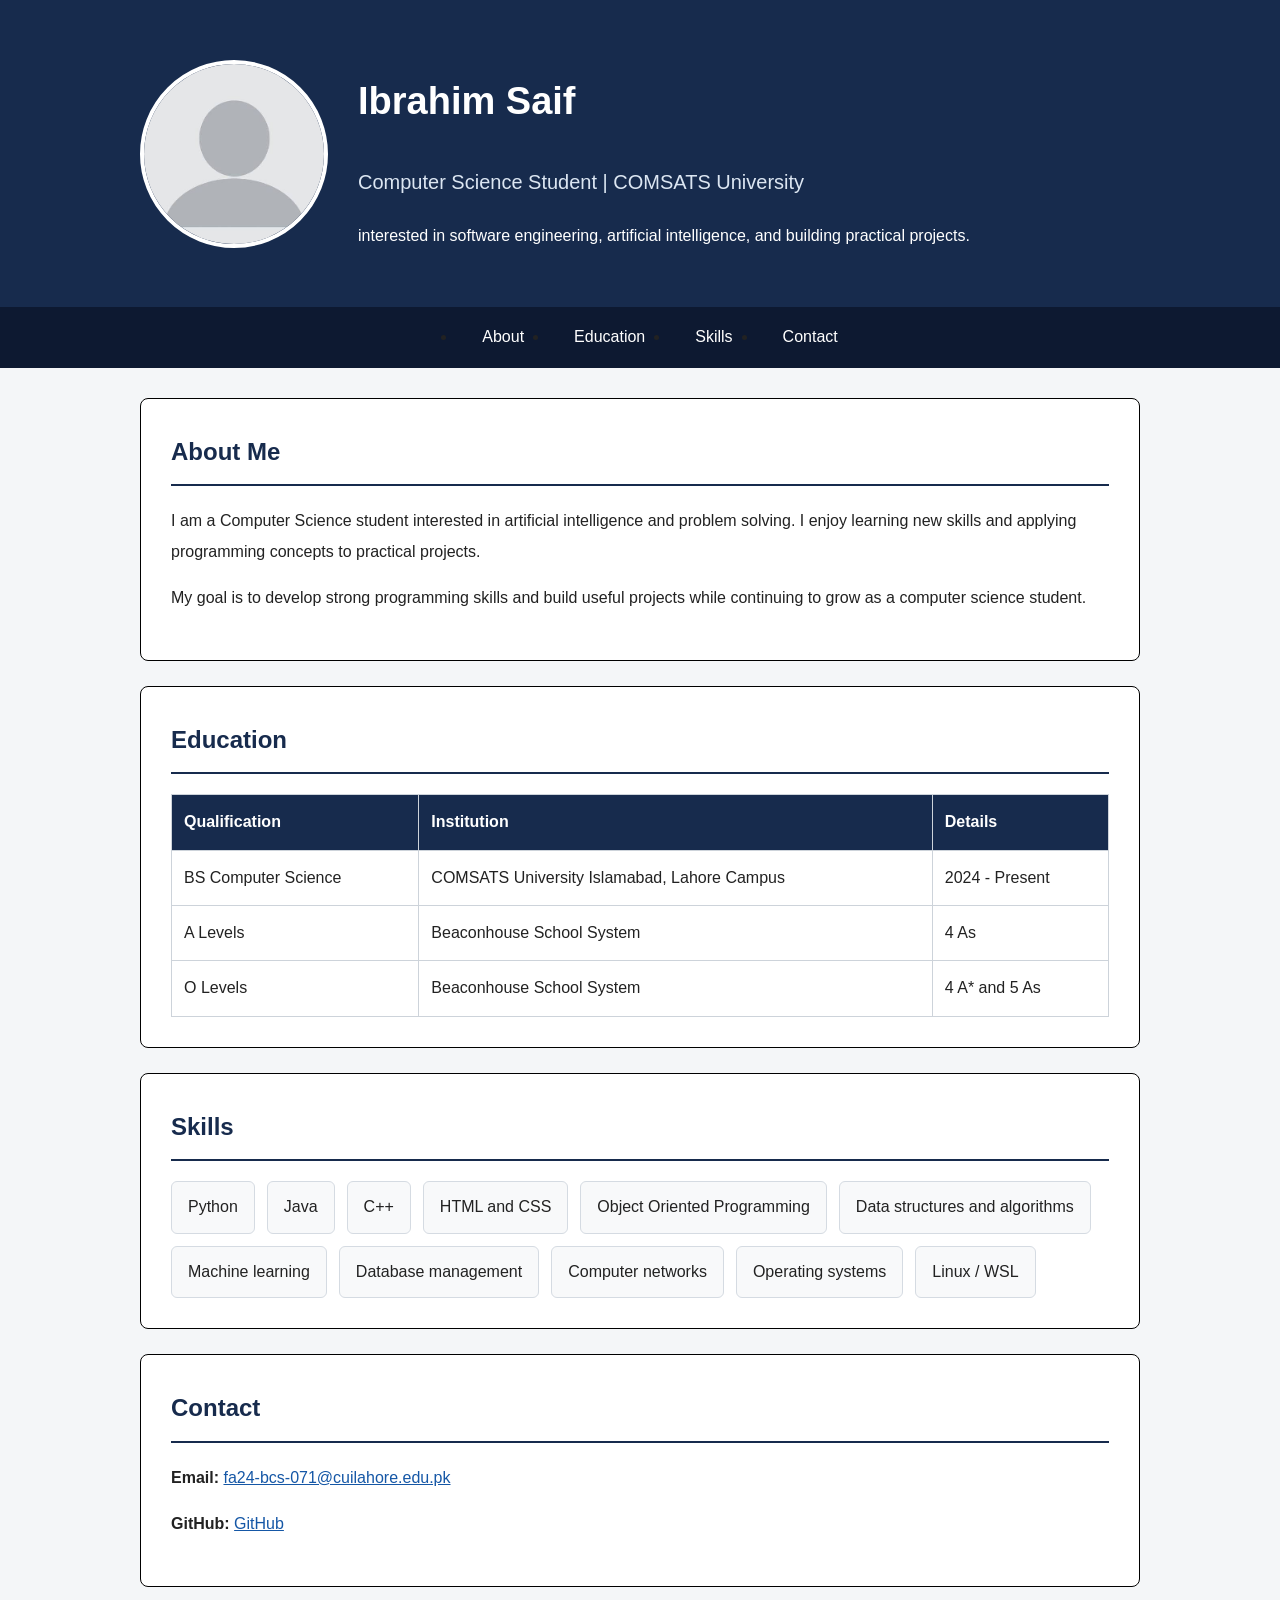
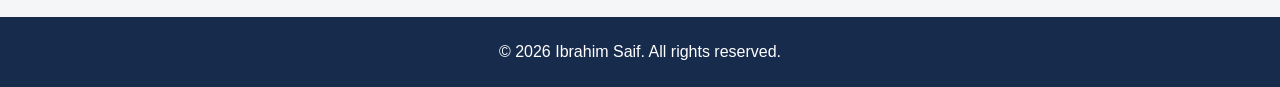
<file: assignment-1/index.html>
<!doctype html>
<html lang="en">
  <head>
    <meta charset="UTF-8" />
    <meta name="viewport" content="width=device-width, initial-scale=1.0" />
    <title>Personal CV</title>
    <link rel="stylesheet" href="styling.css" />
  </head>

  <body>
    <header class="site-header">
      <div class="header-content">
        <img
          src="image.jpg"
          alt="Profile photo placeholder"
          class="profile-photo"
        />

        <div class="intro">
          <h1>Ibrahim Saif</h1>
          <p class="tagline">Computer Science Student | COMSATS University</p>
          <p>
            interested in software engineering, artificial intelligence, and
            building practical projects.
          </p>
        </div>
      </div>
    </header>

    <nav class="navbar">
      <ul>
        <li><a href="#about">About</a></li>
        <li><a href="#education">Education</a></li>
        <li><a href="#skills">Skills</a></li>
        <li><a href="#contact">Contact</a></li>
      </ul>
    </nav>

    <main>
      <section id="about" class="section">
        <h2>About Me</h2>

        <article>
          <p>
            I am a Computer Science student interested in artificial
            intelligence and problem solving. I enjoy learning new skills and
            applying programming concepts to practical projects.
          </p>

          <p>
            My goal is to develop strong programming skills and build useful
            projects while continuing to grow as a computer science student.
          </p>
        </article>
      </section>

      <section id="education" class="section">
        <h2>Education</h2>

        <article>
          <table>
            <thead>
              <tr>
                <th>Qualification</th>
                <th>Institution</th>
                <th>Details</th>
              </tr>
            </thead>

            <tbody>
              <tr>
                <td>BS Computer Science</td>
                <td>COMSATS University Islamabad, Lahore Campus</td>
                <td>2024 - Present</td>
              </tr>

              <tr>
                <td>A Levels</td>
                <td>Beaconhouse School System</td>
                <td>4 As</td>
              </tr>

              <tr>
                <td>O Levels</td>
                <td>Beaconhouse School System</td>
                <td>4 A* and 5 As</td>
              </tr>
            </tbody>
          </table>
        </article>
      </section>

      <section id="skills" class="section">
        <h2>Skills</h2>

        <article class="skills">
          <ul>
            <li>Python</li>
            <li>Java</li>
            <li>C++</li>
            <li>HTML and CSS</li>
            <li>Object Oriented Programming</li>
            <li>Data structures and algorithms</li>
            <li>Machine learning</li>
            <li>Database management</li>
            <li>Computer networks</li>
            <li>Operating systems</li>
            <li>Linux / WSL</li>
          </ul>
        </article>
      </section>

      <section id="contact" class="section">
        <h2>Contact</h2>

        <article class="contact-info">
          <p>
            <strong>Email:</strong>
            <a href="mailto:fa24-bcs-071@cuilahore.edu.pk">
              fa24-bcs-071@cuilahore.edu.pk
            </a>
          </p>

          <p>
            <strong>GitHub:</strong>
            <a
              href="https://github.com/IbrahimSaif7"
              target="_blank"
              rel="noopener noreferrer"
            >
              GitHub
            </a>
          </p>
        </article>
      </section>
    </main>

    <footer class="site-footer">
      <p>&copy; 2026 Ibrahim Saif. All rights reserved.</p>
    </footer>
  </body>
</html>
</file>
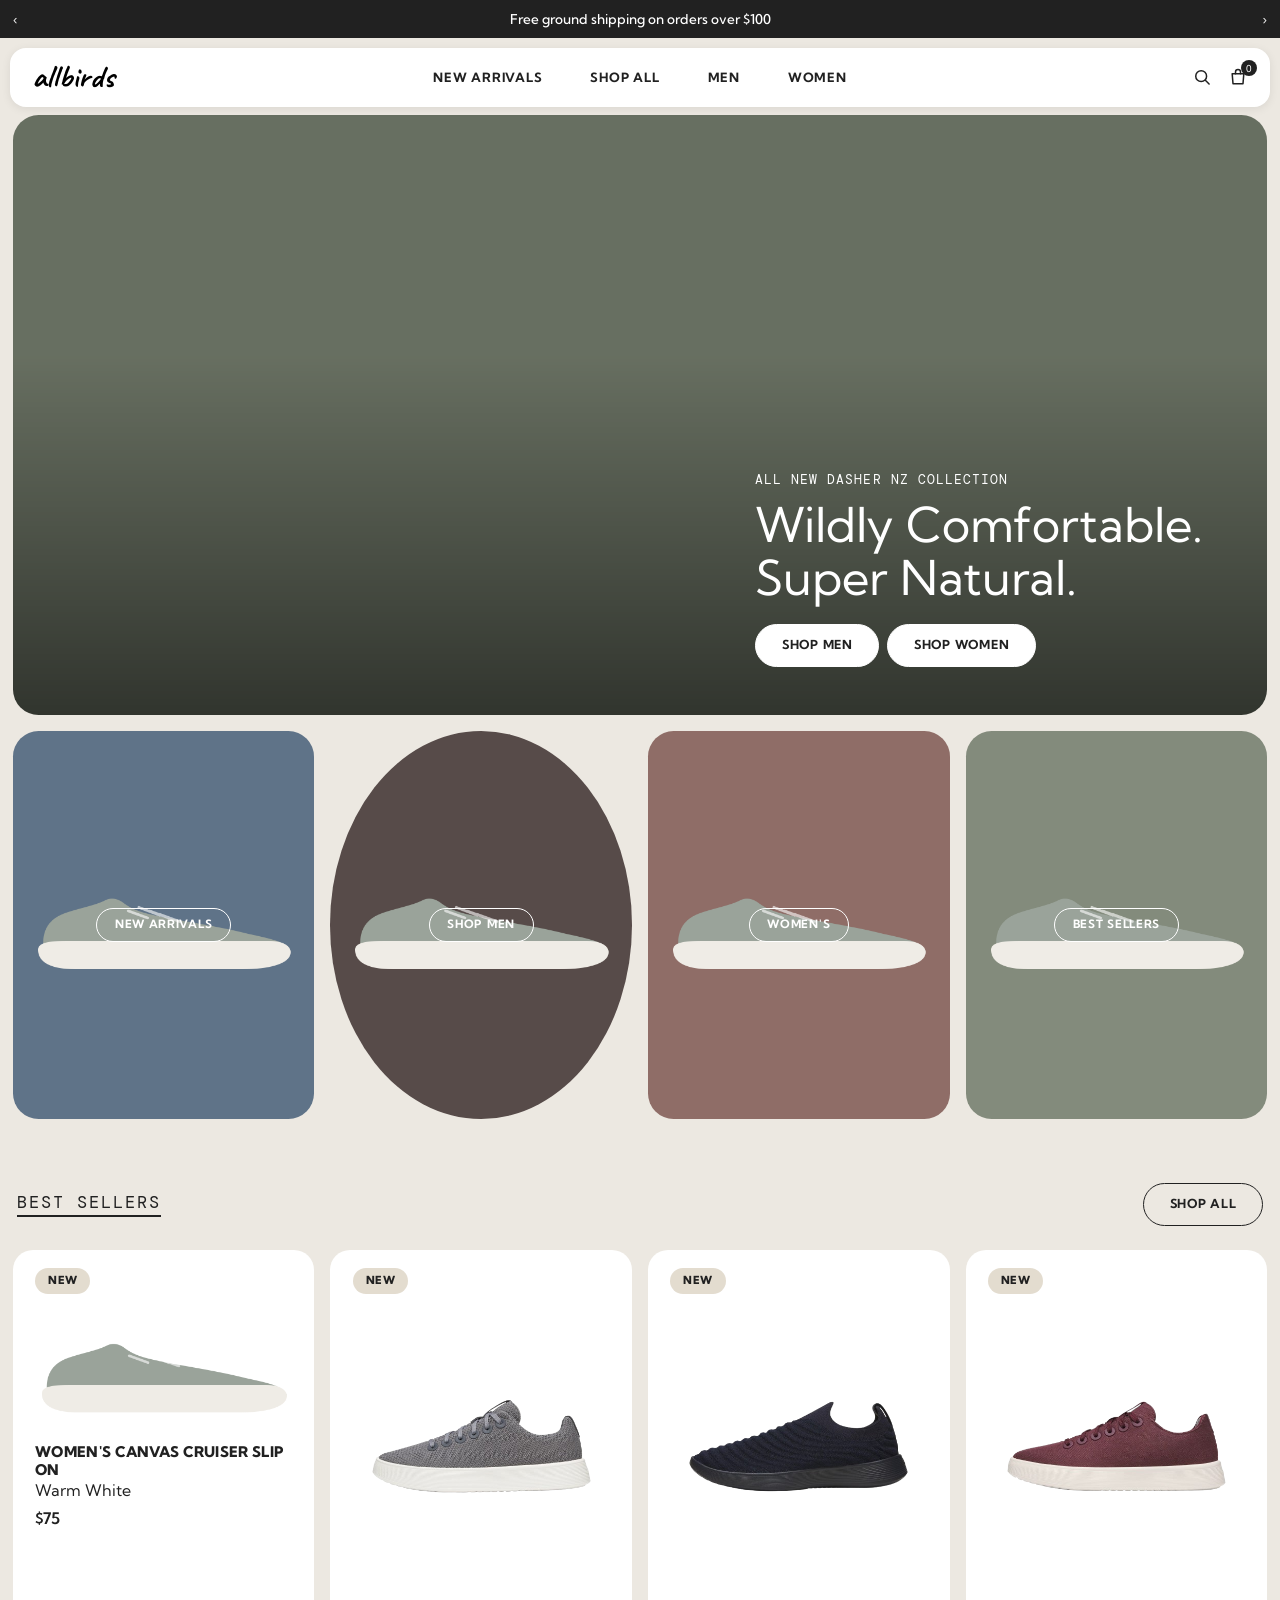
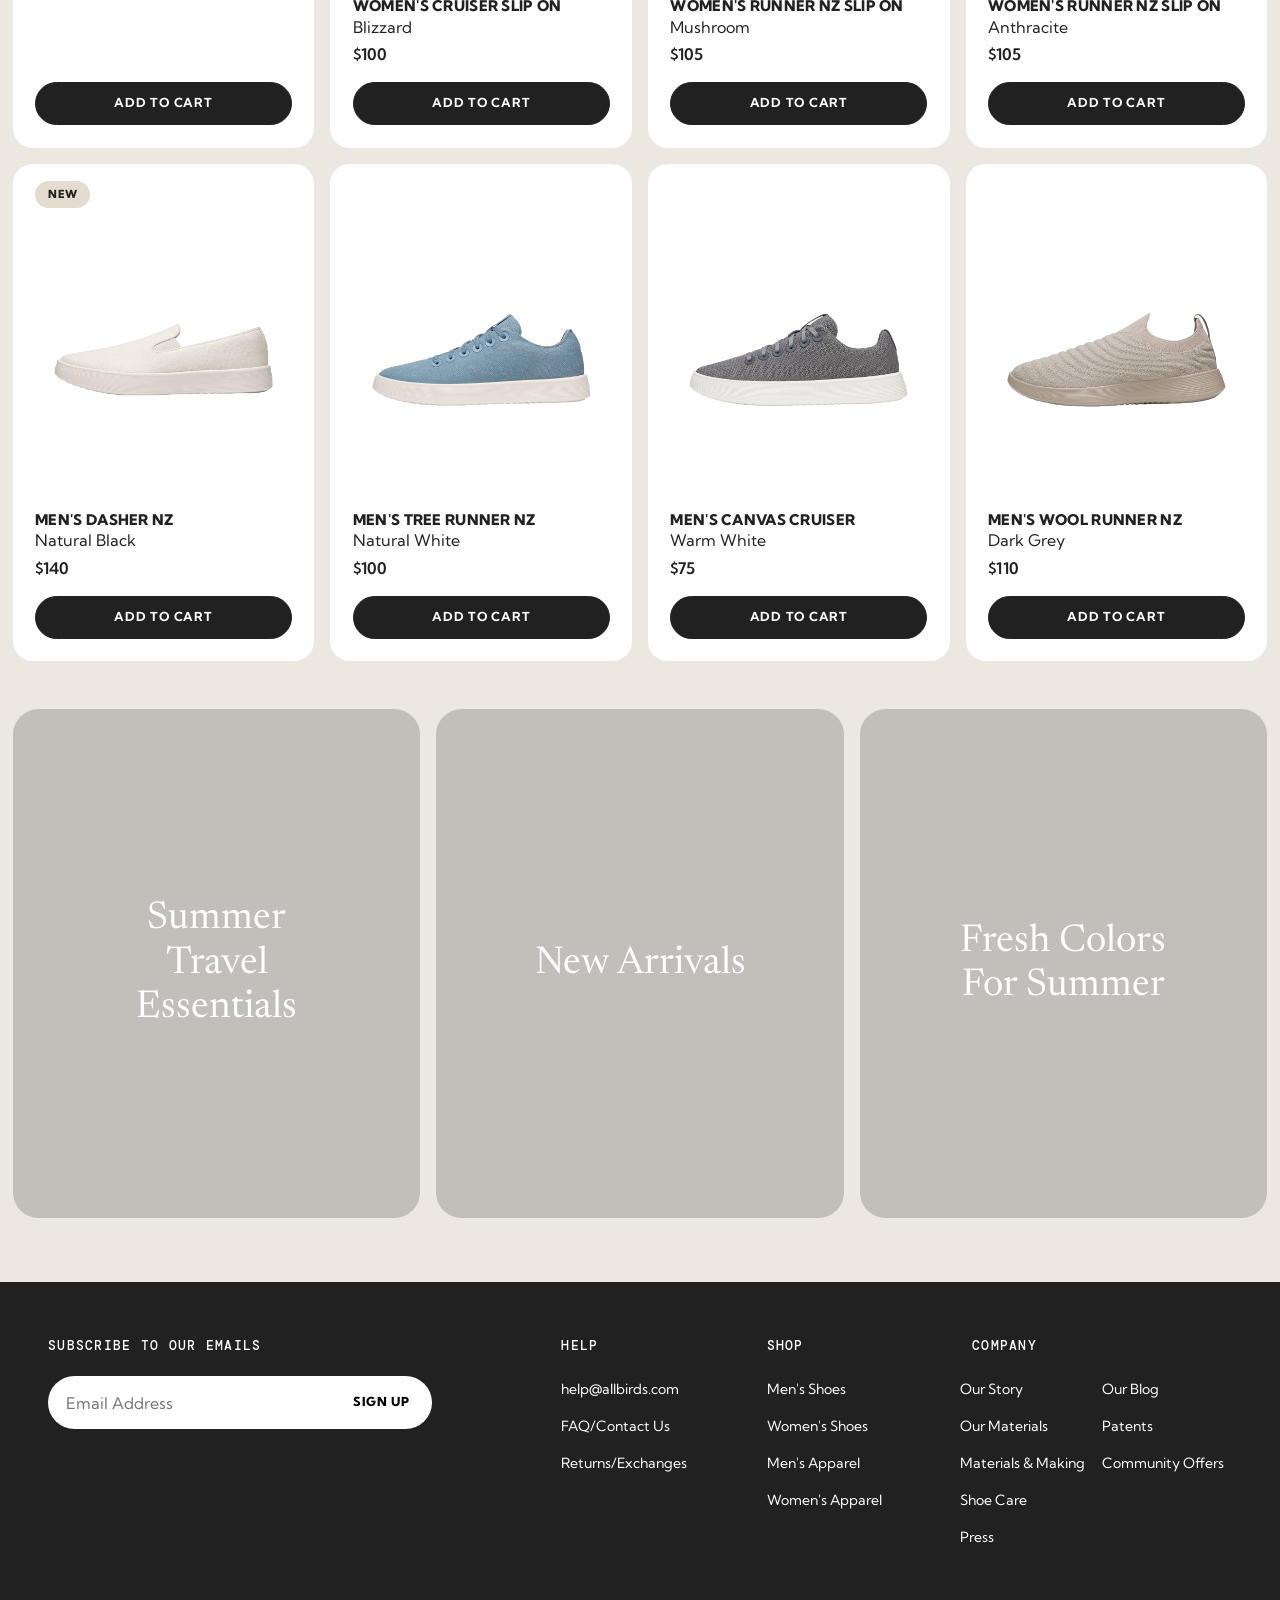
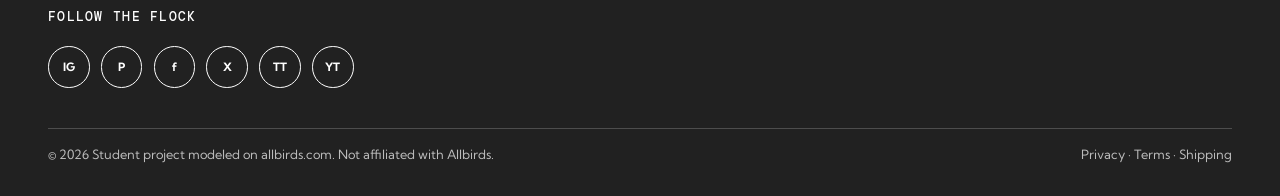
<file: assignment-2/index.html>
<!doctype html>
<html lang="en">
  <head>
    <meta charset="utf-8" />
    <meta name="viewport" content="width=device-width, initial-scale=1" />
    <title>Allbirds clone | Home</title>
    <link
      href="https://cdn.jsdelivr.net/npm/bootstrap@5.3.3/dist/css/bootstrap.min.css"
      rel="stylesheet"
    />
    <link rel="preconnect" href="https://fonts.googleapis.com" />
    <link rel="preconnect" href="https://fonts.gstatic.com" crossorigin />
    <link
      href="https://fonts.googleapis.com/css2?family=Caveat:wght@700&family=DM+Mono:wght@400;500&family=Kumbh+Sans:wght@400;500;700;800&family=Newsreader:wght@300;400&display=swap"
      rel="stylesheet"
    />
    <link href="style.css" rel="stylesheet" />
  </head>

  <body>
    <div class="announce">
      <div class="inner">
        <span class="arrow" aria-hidden="true">&#8249;</span
        ><span class="msg">Free ground shipping on orders over $100</span
        ><span class="arrow" aria-hidden="true">&#8250;</span>
      </div>
    </div>

    <header class="site-header">
      <nav class="navbar navbar-expand p-0 d-block" aria-label="Main">
        <div class="header-pill">
          <a class="brand navbar-brand" href="index.html">allbirds</a>
          <ul class="main-nav navbar-nav flex-row">
            <li class="nav-item">
              <a class="nav-link" href="index.html">New Arrivals</a>
            </li>
            <li class="nav-item">
              <a class="nav-link" href="index.html">Shop All</a>
            </li>
            <li class="nav-item">
              <a class="nav-link" href="index.html">Men</a>
            </li>
            <li class="nav-item">
              <a class="nav-link" href="index.html">Women</a>
            </li>
          </ul>

          <div class="header-icons">
            <a class="icon-link" href="#" aria-label="Search"
              ><svg
                width="20"
                height="20"
                viewBox="0 0 24 24"
                fill="none"
                stroke="currentColor"
                stroke-width="1.8"
                stroke-linecap="round"
                aria-hidden="true"
              >
                <circle cx="11" cy="11" r="6.5" />
                <path d="M16 16l4.5 4.5" /></svg
            ></a>
            <a class="icon-link" href="#" aria-label="Cart, 0 items"
              ><svg
                width="20"
                height="20"
                viewBox="0 0 24 24"
                fill="none"
                stroke="currentColor"
                stroke-width="1.8"
                stroke-linecap="round"
                stroke-linejoin="round"
                aria-hidden="true"
              >
                <path d="M5 8h14l-1 12H6L5 8z" />
                <path d="M9 8V6a3 3 0 0 1 6 0v2" /></svg
              ><span class="cart-count">0</span></a
            >
          </div>
        </div>
      </nav>
    </header>

    <main class="page-pad pt-2">
      <section class="hero" aria-label="Featured collection">
        <div class="hero-copy">
          <span class="mono">All new Dasher NZ collection</span>
          <h1>Wildly Comfortable. Super Natural.</h1>
          <div class="d-flex flex-wrap gap-2">
            <a class="btn btn-pill btn-white" href="index.html">Shop Men</a>
            <a class="btn btn-pill btn-white" href="index.html">Shop Women</a>
          </div>
        </div>
      </section>

      <section class="mt-3" aria-label="Shop by category">
        <div class="row row-cols-1 row-cols-sm-2 row-cols-lg-4 g-3">
          <div class="col">
            <a class="tile" href="#best-sellers" style="background: #5f7388">
              <img
                class="shoe"
                src="images/shoe.png"
                alt="New Arrivals collection"
                loading="lazy"
              />
              <span class="tile-label">New Arrivals</span>
            </a>
          </div>
          <div class="col">
            <a
              class="tile tile-arch"
              href="#best-sellers"
              style="background: #574b49"
            >
              <img
                class="shoe"
                src="images/shoe.png"
                alt="Shop Men collection"
                loading="lazy"
              />
              <span class="tile-label">Shop Men</span>
            </a>
          </div>
          <div class="col">
            <a class="tile" href="#best-sellers" style="background: #8f6d67">
              <img
                class="shoe"
                src="images/shoe.png"
                alt="Women's collection"
                loading="lazy"
              />
              <span class="tile-label">Women's</span>
            </a>
          </div>
          <div class="col">
            <a class="tile" href="#best-sellers" style="background: #838b7c">
              <img
                class="shoe"
                src="images/shoe.png"
                alt="Best Sellers collection"
                loading="lazy"
              />
              <span class="tile-label">Best Sellers</span>
            </a>
          </div>
        </div>
      </section>

      <section id="best-sellers" class="mt-5 pt-3" aria-labelledby="bs">
        <div
          class="d-flex justify-content-between align-items-center mb-4 px-1"
        >
          <h2 id="bs" class="section-title">Best Sellers</h2>
          <a class="btn btn-pill btn-line btn-sm" href="index.html">Shop All</a>
        </div>
        <div class="row row-cols-1 row-cols-sm-2 row-cols-lg-4 g-3">
          <div class="col">
            <article class="product-card">
              <span class="pill-new">NEW</span>
              <a class="art" href="product.html"
                ><img
                  class="shoe"
                  src="images/shoe.png"
                  alt="Women's Canvas Cruiser Slip On in Warm White"
                  loading="lazy"
              /></a>
              <h3 class="product-name">
                <a href="product.html">Women's Canvas Cruiser Slip On</a>
              </h3>
              <p class="product-color">Warm White</p>
              <p class="price">$75</p>
              <button type="button" class="btn btn-pill btn-dark-pill w-100">
                Add to Cart
              </button>
            </article>
          </div>
          <div class="col">
            <article class="product-card">
              <span class="pill-new">NEW</span>
              <a class="art" href="product.html"
                ><img
                  class="shoe"
                  src="images/shoe2.png"
                  alt="Women's Cruiser Slip On in Blizzard"
                  loading="lazy"
              /></a>
              <h3 class="product-name">
                <a href="product.html">Women's Cruiser Slip On</a>
              </h3>
              <p class="product-color">Blizzard</p>
              <p class="price">$100</p>
              <button type="button" class="btn btn-pill btn-dark-pill w-100">
                Add to Cart
              </button>
            </article>
          </div>
          <div class="col">
            <article class="product-card">
              <span class="pill-new">NEW</span>
              <a class="art" href="product.html"
                ><img
                  class="shoe"
                  src="images/shoe3.png"
                  alt="Women's Runner NZ Slip On in Mushroom"
                  loading="lazy"
              /></a>
              <h3 class="product-name">
                <a href="product.html">Women's Runner NZ Slip On</a>
              </h3>
              <p class="product-color">Mushroom</p>
              <p class="price">$105</p>
              <button type="button" class="btn btn-pill btn-dark-pill w-100">
                Add to Cart
              </button>
            </article>
          </div>
          <div class="col">
            <article class="product-card">
              <span class="pill-new">NEW</span>
              <a class="art" href="product.html"
                ><img
                  class="shoe"
                  src="images/shoe4.png"
                  alt="Women's Runner NZ Slip On in Anthracite"
                  loading="lazy"
              /></a>
              <h3 class="product-name">
                <a href="product.html">Women's Runner NZ Slip On</a>
              </h3>
              <p class="product-color">Anthracite</p>
              <p class="price">$105</p>
              <button type="button" class="btn btn-pill btn-dark-pill w-100">
                Add to Cart
              </button>
            </article>
          </div>
          <div class="col">
            <article class="product-card">
              <span class="pill-new">NEW</span>
              <a class="art" href="product.html"
                ><img
                  class="shoe"
                  src="images/shoe5.png"
                  alt="Men's Dasher NZ in Natural Black"
                  loading="lazy"
              /></a>
              <h3 class="product-name">
                <a href="product.html">Men's Dasher NZ</a>
              </h3>
              <p class="product-color">Natural Black</p>
              <p class="price">$140</p>
              <button type="button" class="btn btn-pill btn-dark-pill w-100">
                Add to Cart
              </button>
            </article>
          </div>
          <div class="col">
            <article class="product-card">
              <span class="pill-new spacer" aria-hidden="true">NEW</span>
              <a class="art" href="product.html"
                ><img
                  class="shoe"
                  src="images/shoe6.png"
                  alt="Men's Tree Runner NZ in Natural White"
                  loading="lazy"
              /></a>
              <h3 class="product-name">
                <a href="product.html">Men's Tree Runner NZ</a>
              </h3>
              <p class="product-color">Natural White</p>
              <p class="price">$100</p>
              <button type="button" class="btn btn-pill btn-dark-pill w-100">
                Add to Cart
              </button>
            </article>
          </div>
          <div class="col">
            <article class="product-card">
              <span class="pill-new spacer" aria-hidden="true">NEW</span>
              <a class="art" href="product.html"
                ><img
                  class="shoe"
                  src="images/shoe7.png"
                  alt="Men's Canvas Cruiser in Warm White"
                  loading="lazy"
              /></a>
              <h3 class="product-name">
                <a href="product.html">Men's Canvas Cruiser</a>
              </h3>
              <p class="product-color">Warm White</p>
              <p class="price">$75</p>
              <button type="button" class="btn btn-pill btn-dark-pill w-100">
                Add to Cart
              </button>
            </article>
          </div>
          <div class="col">
            <article class="product-card">
              <span class="pill-new spacer" aria-hidden="true">NEW</span>
              <a class="art" href="product.html"
                ><img
                  class="shoe"
                  src="images/shoe8.png"
                  alt="Men's Wool Runner NZ in Dark Grey"
                  loading="lazy"
              /></a>
              <h3 class="product-name">
                <a href="product.html">Men's Wool Runner NZ</a>
              </h3>
              <p class="product-color">Dark Grey</p>
              <p class="price">$110</p>
              <button type="button" class="btn btn-pill btn-dark-pill w-100">
                Add to Cart
              </button>
            </article>
          </div>
        </div>
      </section>

      <section class="mt-5" aria-label="Featured stories">
        <div class="row row-cols-1 row-cols-md-3 g-3">
          <div class="col">
            <a
              class="photo-tile"
              href="index.html"
              style="
                background-image: url(&quot;https://picsum.photos/seed/summer-slides/800/1000&quot;);
              "
              ><span>Summer Travel Essentials</span></a
            >
          </div>
          <div class="col">
            <a
              class="photo-tile"
              href="index.html"
              style="
                background-image: url(&quot;https://picsum.photos/seed/new-arrivals-swing/800/1000&quot;);
              "
              ><span>New Arrivals</span></a
            >
          </div>
          <div class="col">
            <a
              class="photo-tile"
              href="index.html"
              style="
                background-image: url(&quot;https://picsum.photos/seed/fresh-colors/800/1000&quot;);
              "
              ><span>Fresh Colors For Summer</span></a
            >
          </div>
        </div>
      </section>
    </main>

    <footer class="site-footer">
      <div class="container-fluid px-3 px-lg-5">
        <div class="row g-5">
          <div class="col-12 col-lg-5">
            <h2>Subscribe to our emails</h2>
            <form class="email-pill" action="#">
              <label for="email" class="visually-hidden">Email address</label>
              <input id="email" type="email" placeholder="Email Address" />
              <button type="button">SIGN UP</button>
            </form>
          </div>
          <div class="col-6 col-md-4 col-lg-2">
            <h2>Help</h2>
            <ul>
              <li><a href="#">help@allbirds.com</a></li>
              <li><a href="#">FAQ/Contact Us</a></li>
              <li><a href="#">Returns/Exchanges</a></li>
            </ul>
          </div>
          <div class="col-6 col-md-4 col-lg-2">
            <h2>Shop</h2>
            <ul>
              <li><a href="index.html">Men's Shoes</a></li>
              <li><a href="index.html">Women's Shoes</a></li>
              <li><a href="index.html">Men's Apparel</a></li>
              <li><a href="index.html">Women's Apparel</a></li>
            </ul>
          </div>
          <div class="col-12 col-md-4 col-lg-3">
            <h2>Company</h2>
            <div class="row">
              <ul class="col-6">
                <li><a href="#">Our Story</a></li>
                <li><a href="#">Our Materials</a></li>
                <li><a href="#">Materials &amp; Making</a></li>
                <li><a href="#">Shoe Care</a></li>
                <li><a href="#">Press</a></li>
              </ul>
              <ul class="col-6">
                <li><a href="#">Our Blog</a></li>
                <li><a href="#">Patents</a></li>
                <li><a href="#">Community Offers</a></li>
              </ul>
            </div>
          </div>
        </div>
        <h2
          class="mt-5"
          style="
            font-family: var(--font-mono);
            text-transform: uppercase;
            letter-spacing: 0.1em;
            font-size: 0.8rem;
            font-weight: 500;
          "
        >
          Follow the flock
        </h2>
        <div class="social mt-3">
          <a href="#" aria-label="Instagram">IG</a
          ><a href="#" aria-label="Pinterest">P</a
          ><a href="#" aria-label="Facebook">f</a
          ><a href="#" aria-label="X">X</a><a href="#" aria-label="TikTok">TT</a
          ><a href="#" aria-label="YouTube">YT</a>
        </div>
        <div
          class="footer-bottom d-flex flex-column flex-md-row justify-content-between gap-1"
        >
          <span
            >&copy; 2026 Student project modeled on allbirds.com. Not affiliated
            with Allbirds.</span
          >
          <span>Privacy &middot; Terms &middot; Shipping</span>
        </div>
      </div>
    </footer>
  </body>
</html>
</file>
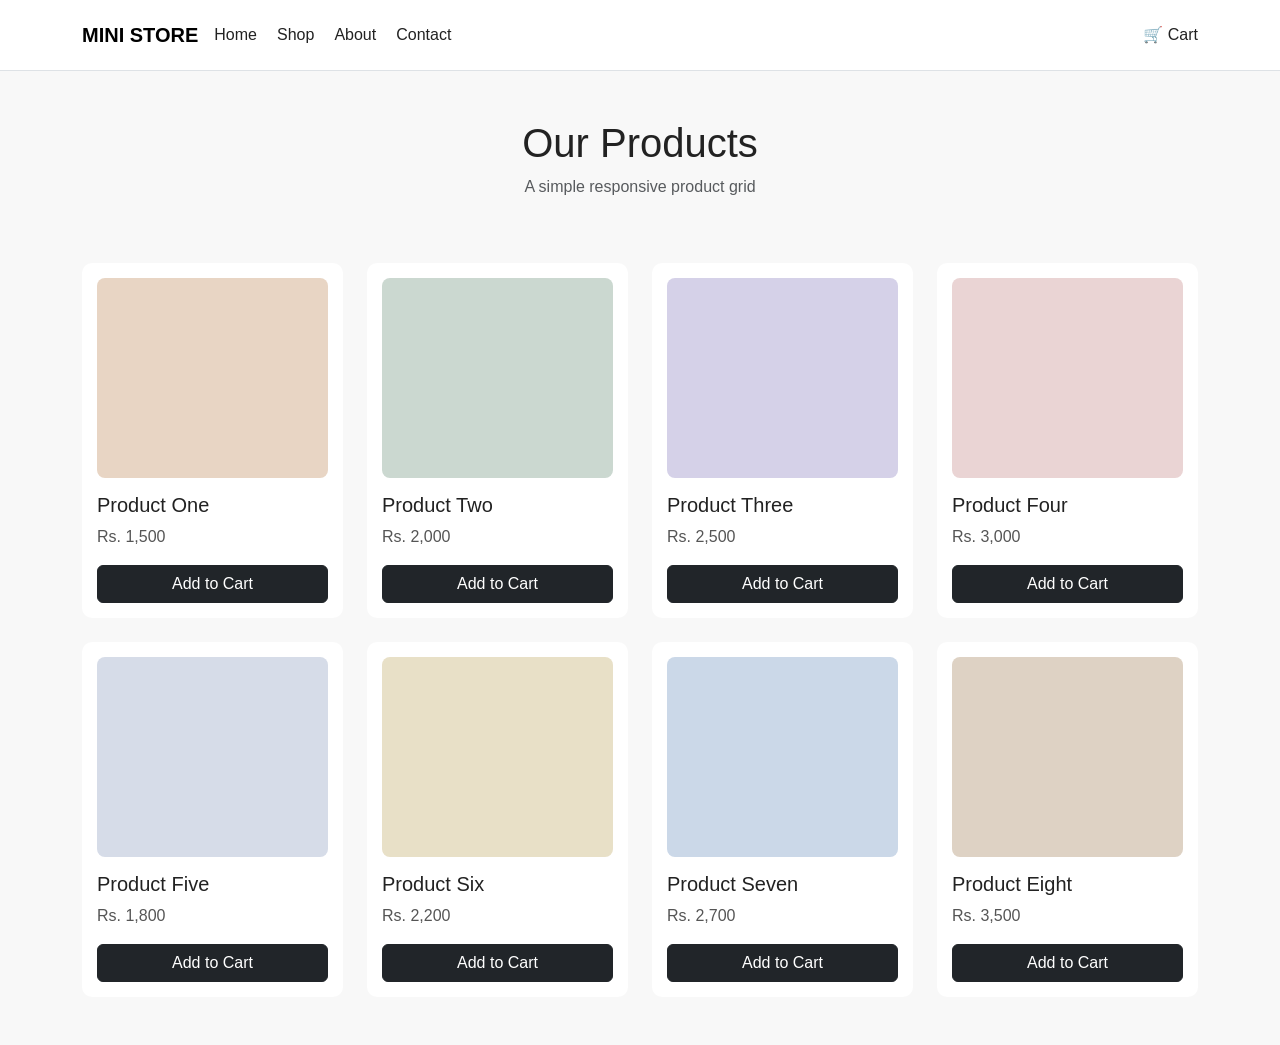
<file: lab-2/index.html>
<!doctype html>
<html lang="en">
  <head>
    <meta charset="UTF-8" />
    <meta name="viewport" content="width=device-width, initial-scale=1.0" />

    <title>Responsive Practice Store</title>

    <link
      href="https://cdn.jsdelivr.net/npm/bootstrap@5.3.3/dist/css/bootstrap.min.css"
      rel="stylesheet"
    />

    <link rel="stylesheet" href="style.css" />
  </head>

  <body>
    <nav class="navbar bg-white border-bottom">
      <div class="container navbar-container">
        <a class="navbar-brand fw-bold" href="#"> MINI STORE </a>

        <div class="nav-links" id="mainNavbar">
          <a class="nav-link" href="#">Home</a>
          <a class="nav-link" href="#">Shop</a>
          <a class="nav-link" href="#">About</a>
          <a class="nav-link" href="#">Contact</a>
        </div>

        <a href="#" class="cart-link text-decoration-none"> 🛒 Cart </a>

        <button
          type="button"
          class="hamburger"
          id="menuToggle"
          aria-label="Toggle navigation"
          aria-controls="mainNavbar"
          aria-expanded="false"
        >
          ☰
        </button>
      </div>
    </nav>

    <header class="container text-center py-5">
      <h1>Our Products</h1>
      <p class="text-muted">A simple responsive product grid</p>
    </header>

    <main class="container pb-5">
      <div class="row g-4">
        <div class="col-12 col-md-6 col-lg-3">
          <div class="product-card">
            <div class="product-image image-1"></div>
            <h5>Product One</h5>
            <p>Rs. 1,500</p>
            <button class="btn btn-dark w-100">Add to Cart</button>
          </div>
        </div>

        <div class="col-12 col-md-6 col-lg-3">
          <div class="product-card">
            <div class="product-image image-2"></div>
            <h5>Product Two</h5>
            <p>Rs. 2,000</p>
            <button class="btn btn-dark w-100">Add to Cart</button>
          </div>
        </div>

        <div class="col-12 col-md-6 col-lg-3">
          <div class="product-card">
            <div class="product-image image-3"></div>
            <h5>Product Three</h5>
            <p>Rs. 2,500</p>
            <button class="btn btn-dark w-100">Add to Cart</button>
          </div>
        </div>

        <div class="col-12 col-md-6 col-lg-3">
          <div class="product-card">
            <div class="product-image image-4"></div>
            <h5>Product Four</h5>
            <p>Rs. 3,000</p>
            <button class="btn btn-dark w-100">Add to Cart</button>
          </div>
        </div>

        <div class="col-12 col-md-6 col-lg-3">
          <div class="product-card">
            <div class="product-image image-5"></div>
            <h5>Product Five</h5>
            <p>Rs. 1,800</p>
            <button class="btn btn-dark w-100">Add to Cart</button>
          </div>
        </div>

        <div class="col-12 col-md-6 col-lg-3">
          <div class="product-card">
            <div class="product-image image-6"></div>
            <h5>Product Six</h5>
            <p>Rs. 2,200</p>
            <button class="btn btn-dark w-100">Add to Cart</button>
          </div>
        </div>

        <div class="col-12 col-md-6 col-lg-3">
          <div class="product-card">
            <div class="product-image image-7"></div>
            <h5>Product Seven</h5>
            <p>Rs. 2,700</p>
            <button class="btn btn-dark w-100">Add to Cart</button>
          </div>
        </div>

        <div class="col-12 col-md-6 col-lg-3">
          <div class="product-card">
            <div class="product-image image-8"></div>
            <h5>Product Eight</h5>
            <p>Rs. 3,500</p>
            <button class="btn btn-dark w-100">Add to Cart</button>
          </div>
        </div>
      </div>
    </main>

    <script>
      const menuToggle = document.getElementById("menuToggle");
      const mainNavbar = document.getElementById("mainNavbar");

      menuToggle.addEventListener("click", function () {
        mainNavbar.classList.toggle("active");

        const isOpen = mainNavbar.classList.contains("active");

        menuToggle.setAttribute("aria-expanded", isOpen);
      });
    </script>
  </body>
</html>
</file>
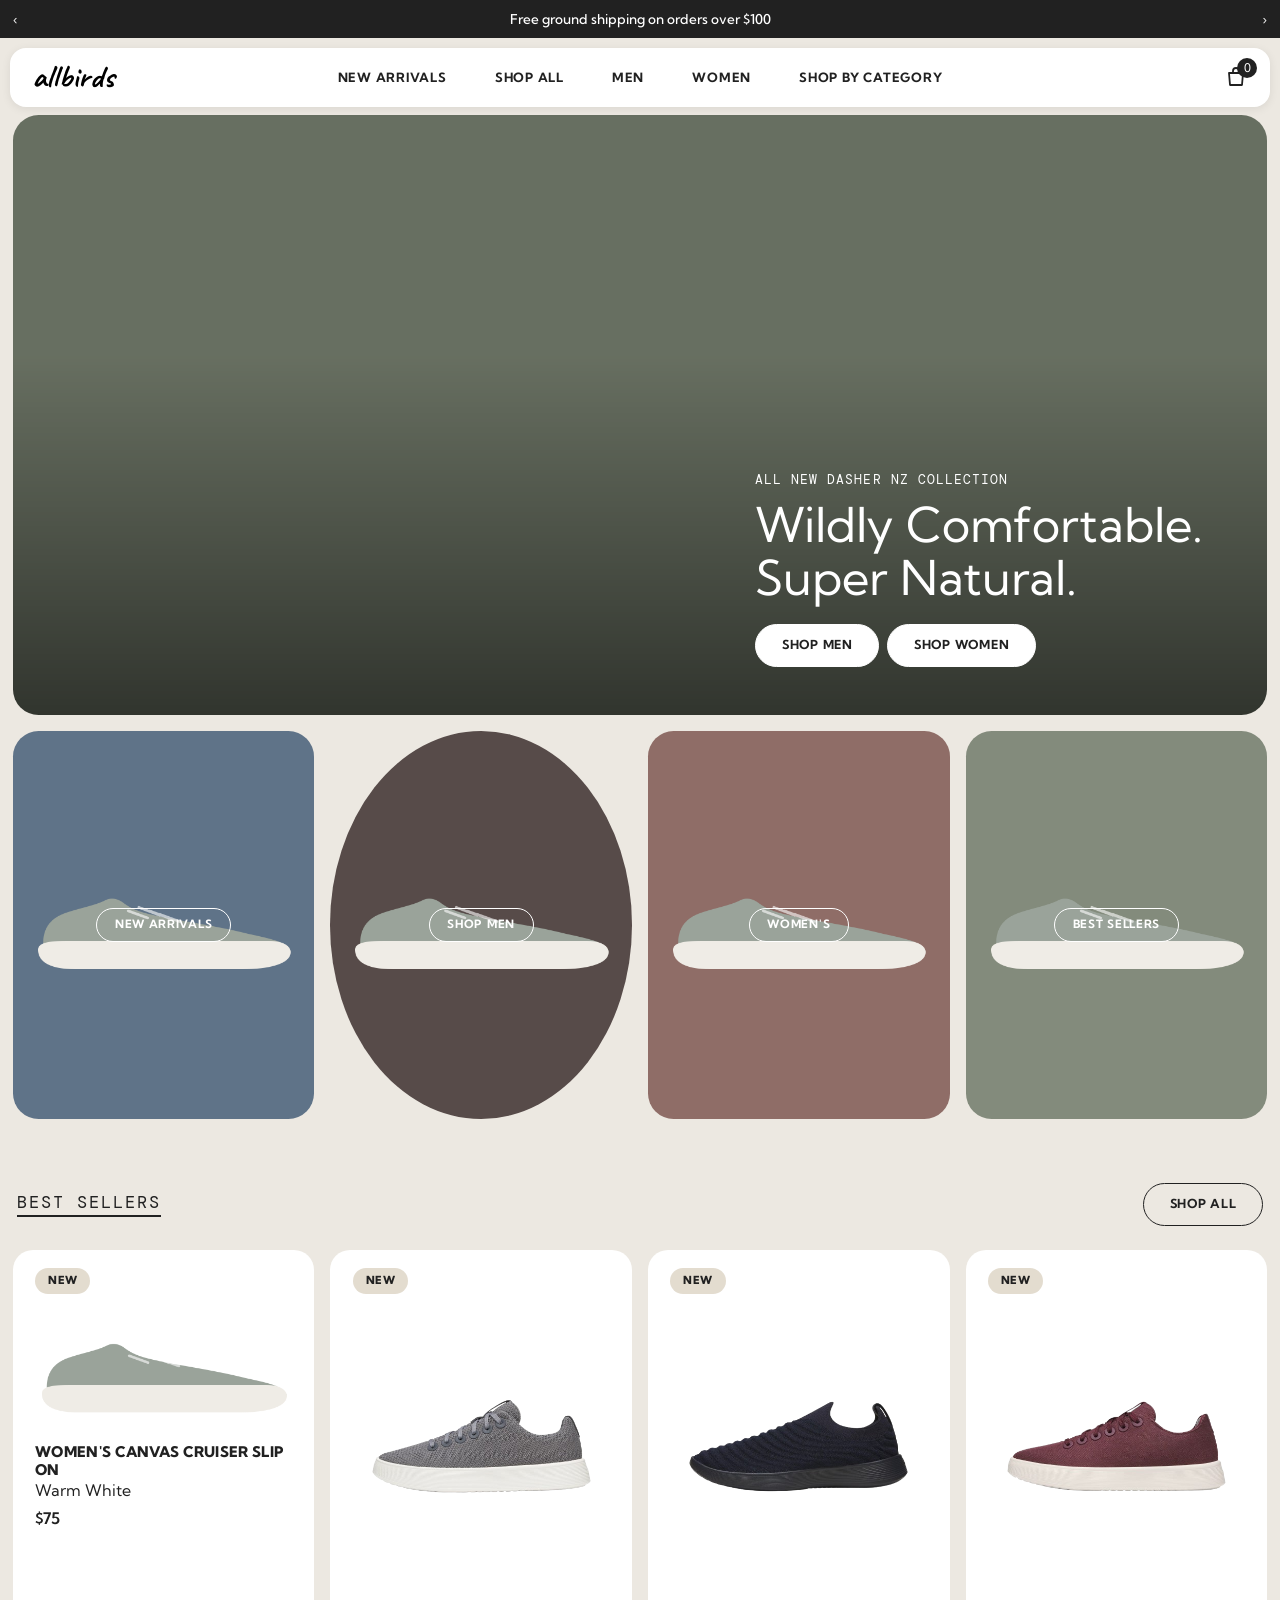
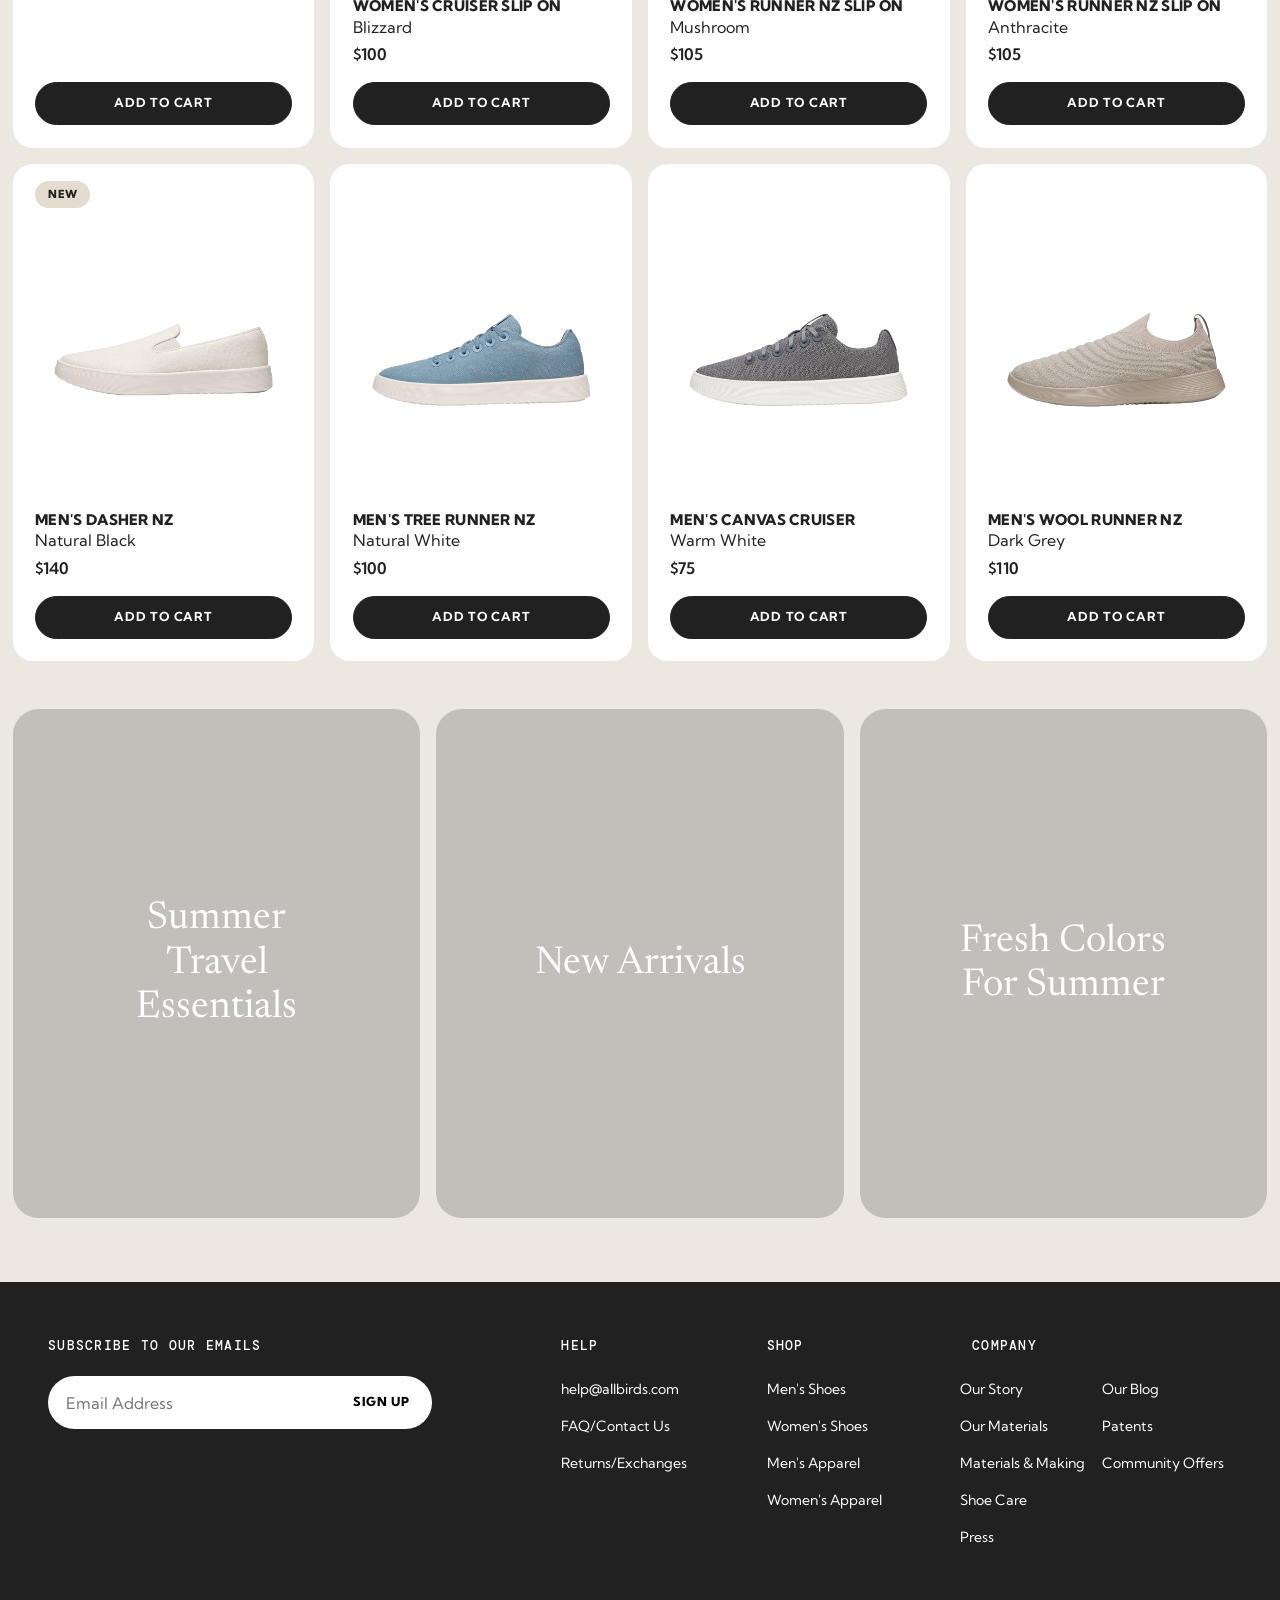
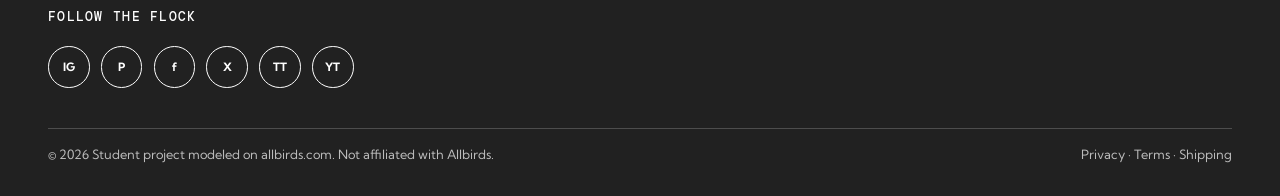
<file: midterm/assignment-2/index.html>
<!doctype html>
<html lang="en">
  <head>
    <meta charset="utf-8" />
    <meta name="viewport" content="width=device-width, initial-scale=1" />
    <title>Allbirds clone | Home</title>
    <link
      href="https://cdn.jsdelivr.net/npm/bootstrap@5.3.3/dist/css/bootstrap.min.css"
      rel="stylesheet"
    />
    <link rel="preconnect" href="https://fonts.googleapis.com" />
    <link rel="preconnect" href="https://fonts.gstatic.com" crossorigin />
    <link
      href="https://fonts.googleapis.com/css2?family=Caveat:wght@700&family=DM+Mono:wght@400;500&family=Kumbh+Sans:wght@400;500;700;800&family=Newsreader:wght@300;400&display=swap"
      rel="stylesheet"
    />
    <link href="style.css" rel="stylesheet" />
    <script src="script.js" defer></script>
  </head>

  <body>
    <div class="announce">
      <div class="inner">
        <span class="arrow" aria-hidden="true">&#8249;</span
        ><span class="msg">Free ground shipping on orders over $100</span
        ><span class="arrow" aria-hidden="true">&#8250;</span>
      </div>
    </div>

    <header class="site-header">
      <nav class="navbar navbar-expand p-0 d-block" aria-label="Main">
        <div class="header-pill">
          <a class="brand navbar-brand" href="index.html">allbirds</a>

          <input
            type="checkbox"
            id="nav-toggle"
            class="nav-toggle"
            aria-label="Toggle menu"
          />
          <label for="nav-toggle" class="nav-burger" aria-hidden="true">
            <svg
              width="22"
              height="22"
              viewBox="0 0 24 24"
              fill="none"
              stroke="currentColor"
              stroke-width="1.8"
              stroke-linecap="round"
            >
              <path d="M4 7h16M4 12h16M4 17h16" />
            </svg>
          </label>

          <ul class="main-nav navbar-nav flex-row">
            <li class="nav-item">
              <a class="nav-link" href="index.html">New Arrivals</a>
            </li>
            <li class="nav-item">
              <a class="nav-link" href="index.html">Shop All</a>
            </li>
            <li class="nav-item">
              <a class="nav-link" href="index.html">Men</a>
            </li>
            <li class="nav-item">
              <a class="nav-link" href="index.html">Women</a>
            </li>

            <li class="nav-item has-mega">
              <a class="nav-link" href="index.html#best-sellers"
                >Shop by Category</a
              >

              <!-- Desktop panel (BP and wider) -->
              <div class="mega-panel">
                <section class="mega-col">
                  <h3>Men's Shoes</h3>
                  <ul>
                    <li>
                      <a href="index.html#best-sellers">Tree Runner NZ</a>
                    </li>
                    <li>
                      <a href="index.html#best-sellers">Wool Runner NZ</a>
                    </li>
                    <li><a href="index.html#best-sellers">Dasher NZ</a></li>
                    <li>
                      <a href="index.html#best-sellers">Canvas Cruiser</a>
                    </li>
                  </ul>
                </section>
                <section class="mega-col">
                  <h3>Women's Shoes</h3>
                  <ul>
                    <li>
                      <a href="index.html#best-sellers">Cruiser Slip On</a>
                    </li>
                    <li>
                      <a href="index.html#best-sellers">Runner NZ Slip On</a>
                    </li>
                    <li>
                      <a href="index.html#best-sellers"
                        >Canvas Cruiser Slip On</a
                      >
                    </li>
                    <li>
                      <a href="index.html#best-sellers">Wool Runner NZ</a>
                    </li>
                  </ul>
                </section>
                <section class="mega-col">
                  <h3>Apparel</h3>
                  <ul>
                    <li><a href="index.html">Tees</a></li>
                    <li><a href="index.html">Hoodies</a></li>
                    <li><a href="index.html">Joggers</a></li>
                    <li><a href="index.html">Jackets</a></li>
                  </ul>
                </section>
                <section class="mega-col">
                  <h3>Accessories</h3>
                  <ul>
                    <li><a href="index.html">Socks</a></li>
                    <li><a href="index.html">Insoles</a></li>
                    <li><a href="index.html">Laces</a></li>
                    <li><a href="index.html">Bags</a></li>
                  </ul>
                </section>
                <section class="mega-col">
                  <h3>Collections</h3>
                  <ul>
                    <li><a href="index.html#best-sellers">New Arrivals</a></li>
                    <li><a href="index.html#best-sellers">Best Sellers</a></li>
                    <li><a href="index.html">Summer Essentials</a></li>
                    <li><a href="index.html">Sale</a></li>
                  </ul>
                </section>
              </div>

              <!-- Mobile accordion (below BP): same 5 groups, closed by default -->
              <div class="mega-acc">
                <details>
                  <summary>Men's Shoes</summary>
                  <ul>
                    <li>
                      <a href="index.html#best-sellers">Tree Runner NZ</a>
                    </li>
                    <li>
                      <a href="index.html#best-sellers">Wool Runner NZ</a>
                    </li>
                    <li><a href="index.html#best-sellers">Dasher NZ</a></li>
                    <li>
                      <a href="index.html#best-sellers">Canvas Cruiser</a>
                    </li>
                  </ul>
                </details>
                <details>
                  <summary>Women's Shoes</summary>
                  <ul>
                    <li>
                      <a href="index.html#best-sellers">Cruiser Slip On</a>
                    </li>
                    <li>
                      <a href="index.html#best-sellers">Runner NZ Slip On</a>
                    </li>
                    <li>
                      <a href="index.html#best-sellers"
                        >Canvas Cruiser Slip On</a
                      >
                    </li>
                    <li>
                      <a href="index.html#best-sellers">Wool Runner NZ</a>
                    </li>
                  </ul>
                </details>
                <details>
                  <summary>Apparel</summary>
                  <ul>
                    <li><a href="index.html">Tees</a></li>
                    <li><a href="index.html">Hoodies</a></li>
                    <li><a href="index.html">Joggers</a></li>
                    <li><a href="index.html">Jackets</a></li>
                  </ul>
                </details>
                <details>
                  <summary>Accessories</summary>
                  <ul>
                    <li><a href="index.html">Socks</a></li>
                    <li><a href="index.html">Insoles</a></li>
                    <li><a href="index.html">Laces</a></li>
                    <li><a href="index.html">Bags</a></li>
                  </ul>
                </details>
                <details>
                  <summary>Collections</summary>
                  <ul>
                    <li><a href="index.html#best-sellers">New Arrivals</a></li>
                    <li><a href="index.html#best-sellers">Best Sellers</a></li>
                    <li><a href="index.html">Summer Essentials</a></li>
                    <li><a href="index.html">Sale</a></li>
                  </ul>
                </details>
              </div>
            </li>
          </ul>

          <div class="header-icons">
            <a class="icon-link cart-link" href="#" aria-label="Cart">
              <svg
                width="24"
                height="24"
                viewBox="0 0 24 24"
                fill="none"
                stroke="currentColor"
                stroke-width="1.8"
                stroke-linecap="round"
                stroke-linejoin="round"
                aria-hidden="true"
              >
                <path d="M5 8h14l-1 12H6L5 8z" />
                <path d="M9 8V6a3 3 0 0 1 6 0v2" />
              </svg>
              <span class="cart-count cart-badge" id="cart-count">0</span>
            </a>
          </div>
        </div>
      </nav>
    </header>

    <main class="page-pad pt-2">
      <section class="hero" aria-label="Featured collection">
        <div class="hero-copy">
          <span class="mono">All new Dasher NZ collection</span>
          <h1>Wildly Comfortable. Super Natural.</h1>
          <div class="d-flex flex-wrap gap-2">
            <a class="btn btn-pill btn-white" href="index.html">Shop Men</a>
            <a class="btn btn-pill btn-white" href="index.html">Shop Women</a>
          </div>
        </div>
      </section>

      <section class="mt-3" aria-label="Shop by category">
        <div class="row row-cols-1 row-cols-sm-2 row-cols-lg-4 g-3">
          <div class="col">
            <a class="tile" href="#best-sellers" style="background: #5f7388">
              <img
                class="shoe"
                src="images/shoe.png"
                alt="New Arrivals collection"
                loading="lazy"
              />
              <span class="tile-label">New Arrivals</span>
            </a>
          </div>
          <div class="col">
            <a
              class="tile tile-arch"
              href="#best-sellers"
              style="background: #574b49"
            >
              <img
                class="shoe"
                src="images/shoe.png"
                alt="Shop Men collection"
                loading="lazy"
              />
              <span class="tile-label">Shop Men</span>
            </a>
          </div>
          <div class="col">
            <a class="tile" href="#best-sellers" style="background: #8f6d67">
              <img
                class="shoe"
                src="images/shoe.png"
                alt="Women's collection"
                loading="lazy"
              />
              <span class="tile-label">Women's</span>
            </a>
          </div>
          <div class="col">
            <a class="tile" href="#best-sellers" style="background: #838b7c">
              <img
                class="shoe"
                src="images/shoe.png"
                alt="Best Sellers collection"
                loading="lazy"
              />
              <span class="tile-label">Best Sellers</span>
            </a>
          </div>
        </div>
      </section>

      <section id="best-sellers" class="mt-5 pt-3" aria-labelledby="bs">
        <div
          class="d-flex justify-content-between align-items-center mb-4 px-1"
        >
          <h2 id="bs" class="section-title">Best Sellers</h2>
          <a class="btn btn-pill btn-line btn-sm" href="index.html">Shop All</a>
        </div>
        <div class="row row-cols-1 row-cols-sm-2 row-cols-lg-4 g-3">
          <div class="col">
            <article class="product-card">
              <span class="pill-new">NEW</span>
              <a class="art" href="product.html"
                ><img
                  class="shoe"
                  src="images/shoe.png"
                  alt="Women's Canvas Cruiser Slip On in Warm White"
                  loading="lazy"
              /></a>
              <h3 class="product-name">
                <a href="product.html">Women's Canvas Cruiser Slip On</a>
              </h3>
              <p class="product-color">Warm White</p>
              <p class="price">$75</p>
              <button type="button" class="btn btn-pill btn-dark-pill w-100">
                Add to Cart
              </button>
            </article>
          </div>
          <div class="col">
            <article class="product-card">
              <span class="pill-new">NEW</span>
              <a class="art" href="product.html"
                ><img
                  class="shoe"
                  src="images/shoe2.png"
                  alt="Women's Cruiser Slip On in Blizzard"
                  loading="lazy"
              /></a>
              <h3 class="product-name">
                <a href="product.html">Women's Cruiser Slip On</a>
              </h3>
              <p class="product-color">Blizzard</p>
              <p class="price">$100</p>
              <button type="button" class="btn btn-pill btn-dark-pill w-100">
                Add to Cart
              </button>
            </article>
          </div>
          <div class="col">
            <article class="product-card">
              <span class="pill-new">NEW</span>
              <a class="art" href="product.html"
                ><img
                  class="shoe"
                  src="images/shoe3.png"
                  alt="Women's Runner NZ Slip On in Mushroom"
                  loading="lazy"
              /></a>
              <h3 class="product-name">
                <a href="product.html">Women's Runner NZ Slip On</a>
              </h3>
              <p class="product-color">Mushroom</p>
              <p class="price">$105</p>
              <button type="button" class="btn btn-pill btn-dark-pill w-100">
                Add to Cart
              </button>
            </article>
          </div>
          <div class="col">
            <article class="product-card">
              <span class="pill-new">NEW</span>
              <a class="art" href="product.html"
                ><img
                  class="shoe"
                  src="images/shoe4.png"
                  alt="Women's Runner NZ Slip On in Anthracite"
                  loading="lazy"
              /></a>
              <h3 class="product-name">
                <a href="product.html">Women's Runner NZ Slip On</a>
              </h3>
              <p class="product-color">Anthracite</p>
              <p class="price">$105</p>
              <button type="button" class="btn btn-pill btn-dark-pill w-100">
                Add to Cart
              </button>
            </article>
          </div>
          <div class="col">
            <article class="product-card">
              <span class="pill-new">NEW</span>
              <a class="art" href="product.html"
                ><img
                  class="shoe"
                  src="images/shoe5.png"
                  alt="Men's Dasher NZ in Natural Black"
                  loading="lazy"
              /></a>
              <h3 class="product-name">
                <a href="product.html">Men's Dasher NZ</a>
              </h3>
              <p class="product-color">Natural Black</p>
              <p class="price">$140</p>
              <button type="button" class="btn btn-pill btn-dark-pill w-100">
                Add to Cart
              </button>
            </article>
          </div>
          <div class="col">
            <article class="product-card">
              <span class="pill-new spacer" aria-hidden="true">NEW</span>
              <a class="art" href="product.html"
                ><img
                  class="shoe"
                  src="images/shoe6.png"
                  alt="Men's Tree Runner NZ in Natural White"
                  loading="lazy"
              /></a>
              <h3 class="product-name">
                <a href="product.html">Men's Tree Runner NZ</a>
              </h3>
              <p class="product-color">Natural White</p>
              <p class="price">$100</p>
              <button type="button" class="btn btn-pill btn-dark-pill w-100">
                Add to Cart
              </button>
            </article>
          </div>
          <div class="col">
            <article class="product-card">
              <span class="pill-new spacer" aria-hidden="true">NEW</span>
              <a class="art" href="product.html"
                ><img
                  class="shoe"
                  src="images/shoe7.png"
                  alt="Men's Canvas Cruiser in Warm White"
                  loading="lazy"
              /></a>
              <h3 class="product-name">
                <a href="product.html">Men's Canvas Cruiser</a>
              </h3>
              <p class="product-color">Warm White</p>
              <p class="price">$75</p>
              <button type="button" class="btn btn-pill btn-dark-pill w-100">
                Add to Cart
              </button>
            </article>
          </div>
          <div class="col">
            <article class="product-card">
              <span class="pill-new spacer" aria-hidden="true">NEW</span>
              <a class="art" href="product.html"
                ><img
                  class="shoe"
                  src="images/shoe8.png"
                  alt="Men's Wool Runner NZ in Dark Grey"
                  loading="lazy"
              /></a>
              <h3 class="product-name">
                <a href="product.html">Men's Wool Runner NZ</a>
              </h3>
              <p class="product-color">Dark Grey</p>
              <p class="price">$110</p>
              <button type="button" class="btn btn-pill btn-dark-pill w-100">
                Add to Cart
              </button>
            </article>
          </div>
        </div>
      </section>

      <section class="mt-5" aria-label="Featured stories">
        <div class="row row-cols-1 row-cols-md-3 g-3">
          <div class="col">
            <a
              class="photo-tile"
              href="index.html"
              style="
                background-image: url(&quot;https://picsum.photos/seed/summer-slides/800/1000&quot;);
              "
              ><span>Summer Travel Essentials</span></a
            >
          </div>
          <div class="col">
            <a
              class="photo-tile"
              href="index.html"
              style="
                background-image: url(&quot;https://picsum.photos/seed/new-arrivals-swing/800/1000&quot;);
              "
              ><span>New Arrivals</span></a
            >
          </div>
          <div class="col">
            <a
              class="photo-tile"
              href="index.html"
              style="
                background-image: url(&quot;https://picsum.photos/seed/fresh-colors/800/1000&quot;);
              "
              ><span>Fresh Colors For Summer</span></a
            >
          </div>
        </div>
      </section>
    </main>

    <footer class="site-footer">
      <div class="container-fluid px-3 px-lg-5">
        <div class="row g-5">
          <div class="col-12 col-lg-5">
            <h2>Subscribe to our emails</h2>
            <form class="email-pill" action="#">
              <label for="email" class="visually-hidden">Email address</label>
              <input id="email" type="email" placeholder="Email Address" />
              <button type="button">SIGN UP</button>
            </form>
          </div>
          <div class="col-6 col-md-4 col-lg-2">
            <h2>Help</h2>
            <ul>
              <li><a href="#">help@allbirds.com</a></li>
              <li><a href="#">FAQ/Contact Us</a></li>
              <li><a href="#">Returns/Exchanges</a></li>
            </ul>
          </div>
          <div class="col-6 col-md-4 col-lg-2">
            <h2>Shop</h2>
            <ul>
              <li><a href="index.html">Men's Shoes</a></li>
              <li><a href="index.html">Women's Shoes</a></li>
              <li><a href="index.html">Men's Apparel</a></li>
              <li><a href="index.html">Women's Apparel</a></li>
            </ul>
          </div>
          <div class="col-12 col-md-4 col-lg-3">
            <h2>Company</h2>
            <div class="row">
              <ul class="col-6">
                <li><a href="#">Our Story</a></li>
                <li><a href="#">Our Materials</a></li>
                <li><a href="#">Materials &amp; Making</a></li>
                <li><a href="#">Shoe Care</a></li>
                <li><a href="#">Press</a></li>
              </ul>
              <ul class="col-6">
                <li><a href="#">Our Blog</a></li>
                <li><a href="#">Patents</a></li>
                <li><a href="#">Community Offers</a></li>
              </ul>
            </div>
          </div>
        </div>
        <h2
          class="mt-5"
          style="
            font-family: var(--font-mono);
            text-transform: uppercase;
            letter-spacing: 0.1em;
            font-size: 0.8rem;
            font-weight: 500;
          "
        >
          Follow the flock
        </h2>
        <div class="social mt-3">
          <a href="#" aria-label="Instagram">IG</a
          ><a href="#" aria-label="Pinterest">P</a
          ><a href="#" aria-label="Facebook">f</a
          ><a href="#" aria-label="X">X</a><a href="#" aria-label="TikTok">TT</a
          ><a href="#" aria-label="YouTube">YT</a>
        </div>
        <div
          class="footer-bottom d-flex flex-column flex-md-row justify-content-between gap-1"
        >
          <span
            >&copy; 2026 Student project modeled on allbirds.com. Not affiliated
            with Allbirds.</span
          >
          <span>Privacy &middot; Terms &middot; Shipping</span>
        </div>
      </div>
    </footer>
  </body>
</html>
</file>
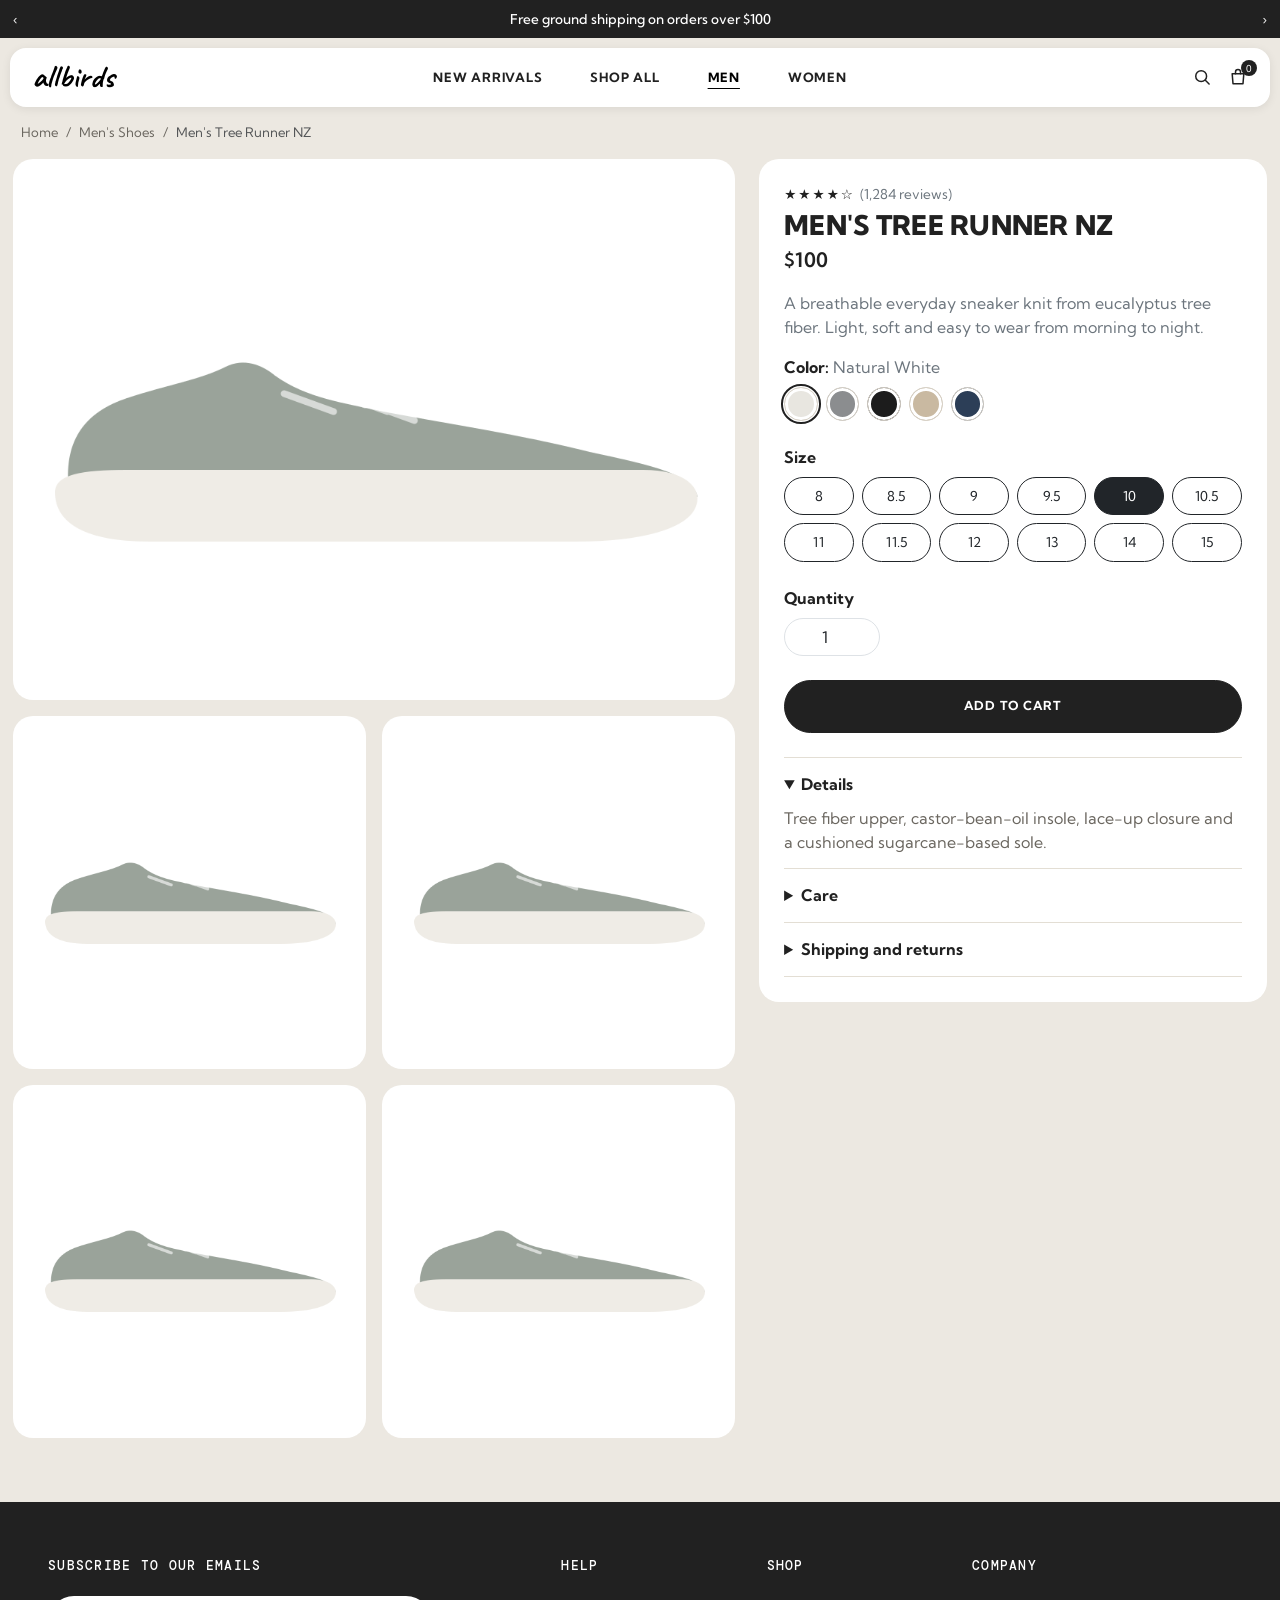
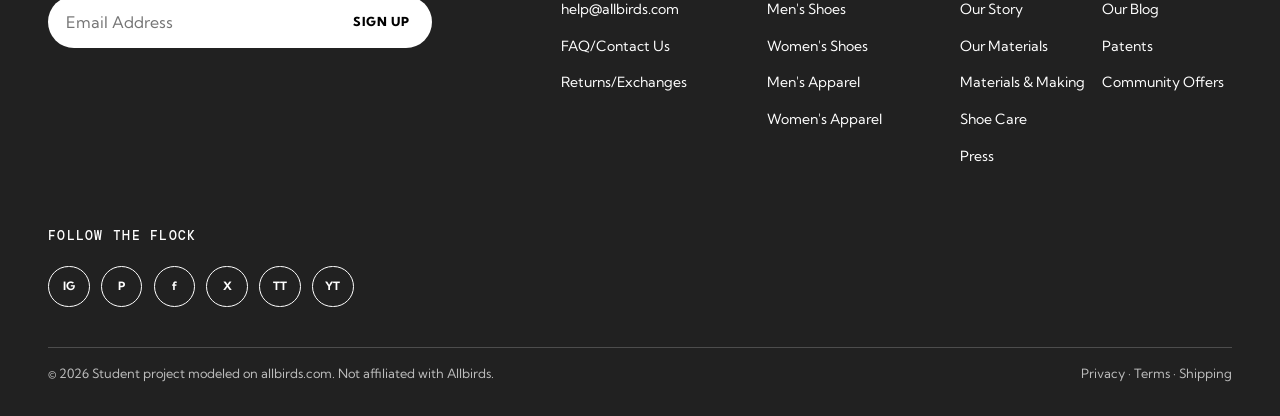
<file: assignment-2/product.html>
<!doctype html>
<html lang="en">
  <head>
    <meta charset="utf-8" />
    <meta name="viewport" content="width=device-width, initial-scale=1" />
    <title>Men's Tree Runner NZ | Allbirds clone</title>
    <link
      href="https://cdn.jsdelivr.net/npm/bootstrap@5.3.3/dist/css/bootstrap.min.css"
      rel="stylesheet"
    />
    <link rel="preconnect" href="https://fonts.googleapis.com" />
    <link rel="preconnect" href="https://fonts.gstatic.com" crossorigin />
    <link
      href="https://fonts.googleapis.com/css2?family=Caveat:wght@700&family=DM+Mono:wght@400;500&family=Kumbh+Sans:wght@400;500;700;800&family=Newsreader:wght@300;400&display=swap"
      rel="stylesheet"
    />
    <link href="style.css" rel="stylesheet" />
  </head>
  <body>
    <div class="announce">
      <div class="inner">
        <span class="arrow" aria-hidden="true">&#8249;</span
        ><span class="msg">Free ground shipping on orders over $100</span
        ><span class="arrow" aria-hidden="true">&#8250;</span>
      </div>
    </div>

    <header class="site-header">
      <nav class="navbar navbar-expand p-0 d-block" aria-label="Main">
        <div class="header-pill">
          <a class="brand navbar-brand" href="index.html">allbirds</a>
          <ul class="main-nav navbar-nav flex-row">
            <li class="nav-item">
              <a class="nav-link" href="index.html">New Arrivals</a>
            </li>
            <li class="nav-item">
              <a class="nav-link" href="index.html">Shop All</a>
            </li>
            <li class="nav-item">
              <a class="nav-link active" href="index.html">Men</a>
            </li>
            <li class="nav-item">
              <a class="nav-link" href="index.html">Women</a>
            </li>
          </ul>
          <div class="header-icons">
            <a class="icon-link" href="#" aria-label="Search"
              ><svg
                width="20"
                height="20"
                viewBox="0 0 24 24"
                fill="none"
                stroke="currentColor"
                stroke-width="1.8"
                stroke-linecap="round"
                aria-hidden="true"
              >
                <circle cx="11" cy="11" r="6.5" />
                <path d="M16 16l4.5 4.5" /></svg
            ></a>
            <a class="icon-link" href="#" aria-label="Cart, 0 items"
              ><svg
                width="20"
                height="20"
                viewBox="0 0 24 24"
                fill="none"
                stroke="currentColor"
                stroke-width="1.8"
                stroke-linecap="round"
                stroke-linejoin="round"
                aria-hidden="true"
              >
                <path d="M5 8h14l-1 12H6L5 8z" />
                <path d="M9 8V6a3 3 0 0 1 6 0v2" /></svg
              ><span class="cart-count">0</span></a
            >
          </div>
        </div>
      </nav>
    </header>

    <main class="page-pad pt-3">
      <nav aria-label="breadcrumb" class="px-2">
        <ol class="breadcrumb">
          <li class="breadcrumb-item"><a href="index.html">Home</a></li>
          <li class="breadcrumb-item"><a href="index.html">Men's Shoes</a></li>
          <li class="breadcrumb-item active" aria-current="page">
            Men's Tree Runner NZ
          </li>
        </ol>
      </nav>

      <div class="row g-3 g-xl-4">
        <div class="col-12 col-lg-7">
          <div class="gallery row row-cols-2 g-3">
            <div class="col-12">
              <div class="g-tile wide">
                <img
                  class="shoe"
                  src="images/shoe.png"
                  alt="Men's Tree Runner NZ"
                  loading="lazy"
                />
              </div>
            </div>
            <div class="col">
              <div class="g-tile">
                <img
                  class="shoe"
                  src="images/shoe.png"
                  alt="Men's Tree Runner NZ"
                  loading="lazy"
                />
              </div>
            </div>
            <div class="col">
              <div class="g-tile">
                <img
                  class="shoe"
                  src="images/shoe.png"
                  alt="Men's Tree Runner NZ"
                  loading="lazy"
                />
              </div>
            </div>
            <div class="col">
              <div class="g-tile">
                <img
                  class="shoe"
                  src="images/shoe.png"
                  alt="Men's Tree Runner NZ"
                  loading="lazy"
                />
              </div>
            </div>
            <div class="col">
              <div class="g-tile">
                <img
                  class="shoe"
                  src="images/shoe.png"
                  alt="Men's Tree Runner NZ"
                  loading="lazy"
                />
              </div>
            </div>
          </div>
        </div>

        <div class="col-12 col-lg-5">
          <div class="pdp-sticky info-card">
            <p class="stars mb-1" aria-label="4.5 out of 5 stars">
              &#9733;&#9733;&#9733;&#9733;&#9734;
              <span class="text-secondary" style="letter-spacing: 0"
                >(1,284 reviews)</span
              >
            </p>
            <h1 class="pdp-title mb-1">Men's Tree Runner NZ</h1>
            <p class="fs-5 fw-semibold mb-3">$100</p>
            <p class="text-secondary">
              A breathable everyday sneaker knit from eucalyptus tree fiber.
              Light, soft and easy to wear from morning to night.
            </p>

            <form action="#">
              <fieldset class="mb-4">
                <legend class="fs-6 fw-bold mb-2">
                  Color:
                  <span class="fw-normal text-secondary">Natural White</span>
                </legend>
                <div class="d-flex gap-2">
                  <input
                    type="radio"
                    class="btn-check swatch"
                    name="color"
                    id="c0"
                    autocomplete="off"
                    checked
                  /><label
                    for="c0"
                    style="background: #e8e6e0"
                    title="Natural White"
                    ><span class="visually-hidden">Natural White</span></label
                  >
                  <input
                    type="radio"
                    class="btn-check swatch"
                    name="color"
                    id="c1"
                    autocomplete="off"
                  /><label
                    for="c1"
                    style="background: #8b8d8f"
                    title="Medium Grey"
                    ><span class="visually-hidden">Medium Grey</span></label
                  >
                  <input
                    type="radio"
                    class="btn-check swatch"
                    name="color"
                    id="c2"
                    autocomplete="off"
                  /><label
                    for="c2"
                    style="background: #1c1c1c"
                    title="Natural Black"
                    ><span class="visually-hidden">Natural Black</span></label
                  >
                  <input
                    type="radio"
                    class="btn-check swatch"
                    name="color"
                    id="c3"
                    autocomplete="off"
                  /><label
                    for="c3"
                    style="background: #c9b9a1"
                    title="Rugged Beige"
                    ><span class="visually-hidden">Rugged Beige</span></label
                  >
                  <input
                    type="radio"
                    class="btn-check swatch"
                    name="color"
                    id="c4"
                    autocomplete="off"
                  /><label
                    for="c4"
                    style="background: #2c3e57"
                    title="Dark Navy"
                    ><span class="visually-hidden">Dark Navy</span></label
                  >
                </div>
              </fieldset>
              <fieldset class="mb-4">
                <legend class="fs-6 fw-bold mb-2">Size</legend>
                <div class="size-grid">
                  <div>
                    <input
                      type="radio"
                      class="btn-check"
                      name="size"
                      id="s0"
                      autocomplete="off"
                    /><label class="btn btn-outline-dark w-100" for="s0"
                      >8</label
                    >
                  </div>
                  <div>
                    <input
                      type="radio"
                      class="btn-check"
                      name="size"
                      id="s1"
                      autocomplete="off"
                    /><label class="btn btn-outline-dark w-100" for="s1"
                      >8.5</label
                    >
                  </div>
                  <div>
                    <input
                      type="radio"
                      class="btn-check"
                      name="size"
                      id="s2"
                      autocomplete="off"
                    /><label class="btn btn-outline-dark w-100" for="s2"
                      >9</label
                    >
                  </div>
                  <div>
                    <input
                      type="radio"
                      class="btn-check"
                      name="size"
                      id="s3"
                      autocomplete="off"
                    /><label class="btn btn-outline-dark w-100" for="s3"
                      >9.5</label
                    >
                  </div>
                  <div>
                    <input
                      type="radio"
                      class="btn-check"
                      name="size"
                      id="s4"
                      autocomplete="off"
                      checked
                    /><label class="btn btn-outline-dark w-100" for="s4"
                      >10</label
                    >
                  </div>
                  <div>
                    <input
                      type="radio"
                      class="btn-check"
                      name="size"
                      id="s5"
                      autocomplete="off"
                    /><label class="btn btn-outline-dark w-100" for="s5"
                      >10.5</label
                    >
                  </div>
                  <div>
                    <input
                      type="radio"
                      class="btn-check"
                      name="size"
                      id="s6"
                      autocomplete="off"
                    /><label class="btn btn-outline-dark w-100" for="s6"
                      >11</label
                    >
                  </div>
                  <div>
                    <input
                      type="radio"
                      class="btn-check"
                      name="size"
                      id="s7"
                      autocomplete="off"
                    /><label class="btn btn-outline-dark w-100" for="s7"
                      >11.5</label
                    >
                  </div>
                  <div>
                    <input
                      type="radio"
                      class="btn-check"
                      name="size"
                      id="s8"
                      autocomplete="off"
                    /><label class="btn btn-outline-dark w-100" for="s8"
                      >12</label
                    >
                  </div>
                  <div>
                    <input
                      type="radio"
                      class="btn-check"
                      name="size"
                      id="s9"
                      autocomplete="off"
                    /><label class="btn btn-outline-dark w-100" for="s9"
                      >13</label
                    >
                  </div>
                  <div>
                    <input
                      type="radio"
                      class="btn-check"
                      name="size"
                      id="s10"
                      autocomplete="off"
                    /><label class="btn btn-outline-dark w-100" for="s10"
                      >14</label
                    >
                  </div>
                  <div>
                    <input
                      type="radio"
                      class="btn-check"
                      name="size"
                      id="s11"
                      autocomplete="off"
                    /><label class="btn btn-outline-dark w-100" for="s11"
                      >15</label
                    >
                  </div>
                </div>
              </fieldset>
              <div class="mb-4">
                <label for="qty" class="form-label fw-bold">Quantity</label>
                <input
                  id="qty"
                  type="number"
                  class="form-control qty-input"
                  value="1"
                  min="1"
                  max="10"
                />
              </div>
              <button
                type="button"
                class="btn btn-pill btn-dark-pill w-100 py-3"
              >
                Add to Cart
              </button>
            </form>

            <div class="pdp-details mt-4">
              <details open>
                <summary>Details</summary>
                <p>
                  Tree fiber upper, castor-bean-oil insole, lace-up closure and
                  a cushioned sugarcane-based sole.
                </p>
              </details>
              <details>
                <summary>Care</summary>
                <p>
                  Remove insoles and laces, then machine wash cold on the
                  delicates cycle in a laundry bag. Air dry.
                </p>
              </details>
              <details>
                <summary>Shipping and returns</summary>
                <p>
                  Free ground shipping on orders over $100. Unworn, unwashed
                  items can be returned within 30 days.
                </p>
              </details>
            </div>
          </div>
        </div>
      </div>
    </main>

    <footer class="site-footer">
      <div class="container-fluid px-3 px-lg-5">
        <div class="row g-5">
          <div class="col-12 col-lg-5">
            <h2>Subscribe to our emails</h2>
            <form class="email-pill" action="#">
              <label for="email" class="visually-hidden">Email address</label>
              <input id="email" type="email" placeholder="Email Address" />
              <button type="button">SIGN UP</button>
            </form>
          </div>
          <div class="col-6 col-md-4 col-lg-2">
            <h2>Help</h2>
            <ul>
              <li><a href="#">help@allbirds.com</a></li>
              <li><a href="#">FAQ/Contact Us</a></li>
              <li><a href="#">Returns/Exchanges</a></li>
            </ul>
          </div>
          <div class="col-6 col-md-4 col-lg-2">
            <h2>Shop</h2>
            <ul>
              <li><a href="index.html">Men's Shoes</a></li>
              <li><a href="index.html">Women's Shoes</a></li>
              <li><a href="index.html">Men's Apparel</a></li>
              <li><a href="index.html">Women's Apparel</a></li>
            </ul>
          </div>
          <div class="col-12 col-md-4 col-lg-3">
            <h2>Company</h2>
            <div class="row">
              <ul class="col-6">
                <li><a href="#">Our Story</a></li>
                <li><a href="#">Our Materials</a></li>
                <li><a href="#">Materials &amp; Making</a></li>
                <li><a href="#">Shoe Care</a></li>
                <li><a href="#">Press</a></li>
              </ul>
              <ul class="col-6">
                <li><a href="#">Our Blog</a></li>
                <li><a href="#">Patents</a></li>
                <li><a href="#">Community Offers</a></li>
              </ul>
            </div>
          </div>
        </div>
        <h2
          class="mt-5"
          style="
            font-family: var(--font-mono);
            text-transform: uppercase;
            letter-spacing: 0.1em;
            font-size: 0.8rem;
            font-weight: 500;
          "
        >
          Follow the flock
        </h2>
        <div class="social mt-3">
          <a href="#" aria-label="Instagram">IG</a
          ><a href="#" aria-label="Pinterest">P</a
          ><a href="#" aria-label="Facebook">f</a
          ><a href="#" aria-label="X">X</a><a href="#" aria-label="TikTok">TT</a
          ><a href="#" aria-label="YouTube">YT</a>
        </div>
        <div
          class="footer-bottom d-flex flex-column flex-md-row justify-content-between gap-1"
        >
          <span
            >&copy; 2026 Student project modeled on allbirds.com. Not affiliated
            with Allbirds.</span
          >
          <span>Privacy &middot; Terms &middot; Shipping</span>
        </div>
      </div>
    </footer>
  </body>
</html>
</file>
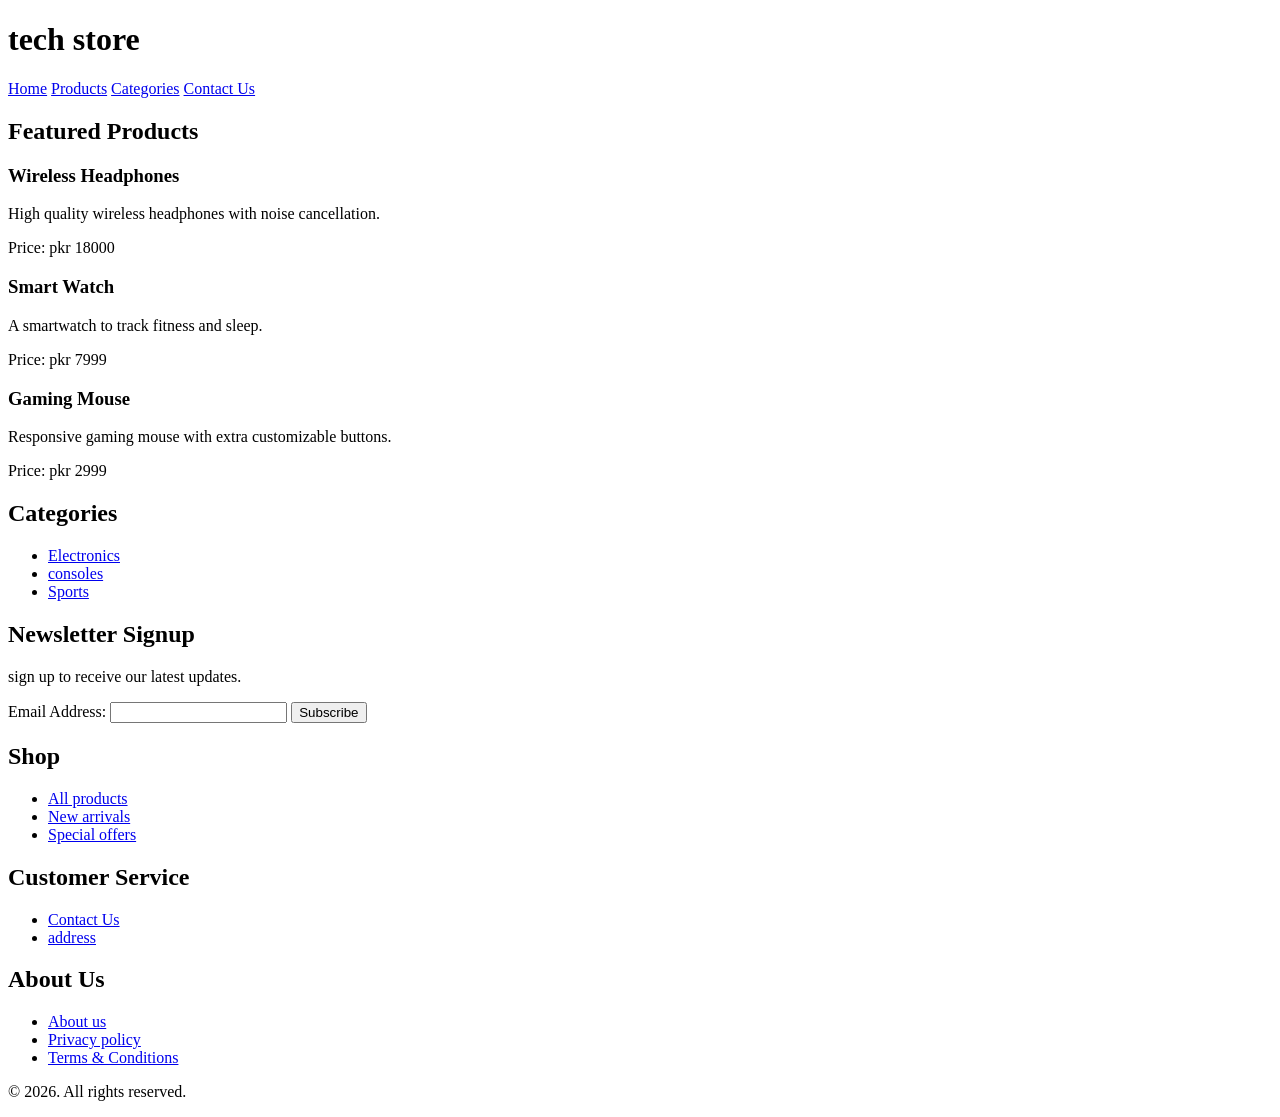
<file: lab-1/lab1.html>
<!doctype html>
<html lang="en">
  <head>
    <meta charset="UTF-8" />
    <meta name="viewport" content="width=device-width, initial-scale=1.0" />
    <title>Lab 1 E Commerce Homepage</title>
  </head>

  <body>
    <header>
      <h1>tech store</h1>

      <nav>
        <a href="#">Home</a>
        <a href="#">Products</a>
        <a href="#">Categories</a>
        <a href="#">Contact Us</a>
      </nav>
    </header>

    <main>
      <section>
        <h2>Featured Products</h2>

        <article>
          <h3>Wireless Headphones</h3>
          <p>High quality wireless headphones with noise cancellation.</p>
          <p>Price: pkr 18000</p>
        </article>

        <article>
          <h3>Smart Watch</h3>
          <p>A smartwatch to track fitness and sleep.</p>
          <p>Price: pkr 7999</p>
        </article>

        <article>
          <h3>Gaming Mouse</h3>
          <p>Responsive gaming mouse with extra customizable buttons.</p>
          <p>Price: pkr 2999</p>
        </article>
      </section>

      <section>
        <h2>Categories</h2>

        <ul>
          <li><a href="#">Electronics</a></li>
          <li><a href="#">consoles</a></li>
          <li><a href="#">Sports</a></li>
        </ul>
      </section>

      <section>
        <h2>Newsletter Signup</h2>

        <p>sign up to receive our latest updates.</p>

        <form action="#" method="post">
          <label for="email">Email Address:</label>
          <input type="email" id="email" name="email" required />
          <button type="submit">Subscribe</button>
        </form>
      </section>
    </main>

    <footer>
      <section>
        <h2>Shop</h2>
        <ul>
          <li><a href="#">All products</a></li>
          <li><a href="#">New arrivals</a></li>
          <li><a href="#">Special offers</a></li>
        </ul>
      </section>

      <section>
        <h2>Customer Service</h2>
        <ul>
          <li><a href="#">Contact Us</a></li>
          <li><a href="#">address</a></li>
        </ul>
      </section>

      <section>
        <h2>About Us</h2>
        <ul>
          <li><a href="#">About us</a></li>
          <li><a href="#">Privacy policy</a></li>
          <li><a href="#">Terms &amp; Conditions</a></li>
        </ul>
      </section>

      <p>&copy; 2026. All rights reserved.</p>
    </footer>
  </body>
</html>
</file>
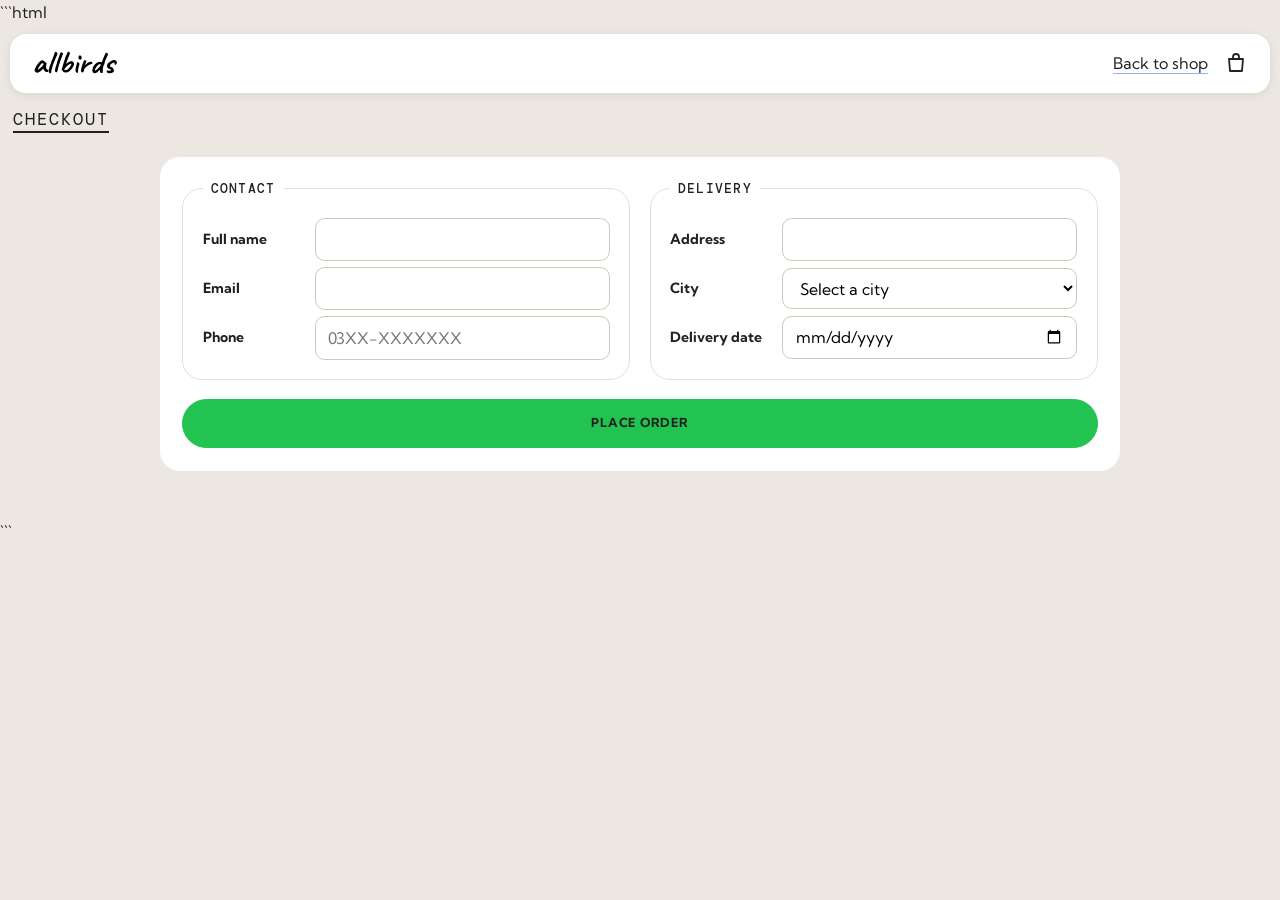
<file: midterm/assignment-2/checkout.html>
```html
<!doctype html>
<html lang="en">
  <head>
    <meta charset="utf-8" />
    <meta name="viewport" content="width=device-width, initial-scale=1" />
    <title>Checkout | Allbirds clone</title>

    <link
      href="https://cdn.jsdelivr.net/npm/bootstrap@5.3.3/dist/css/bootstrap.min.css"
      rel="stylesheet"
    />
    <link rel="preconnect" href="https://fonts.googleapis.com" />
    <link rel="preconnect" href="https://fonts.gstatic.com" crossorigin />
    <link
      href="https://fonts.googleapis.com/css2?family=Caveat:wght@700&family=DM+Mono:wght@400;500&family=Kumbh+Sans:wght@400;500;700;800&family=Newsreader:wght@300;400&display=swap"
      rel="stylesheet"
    />
    <link href="style.css" rel="stylesheet" />
  </head>

  <body>
    <header class="site-header">
      <nav class="navbar navbar-expand p-0 d-block" aria-label="Main">
        <div class="header-pill">
          <a class="brand navbar-brand" href="index.html">allbirds</a>

          <div class="header-icons">
            <a class="icon-link" href="index.html" aria-label="Back to shop">
              Back to shop
            </a>
            <a class="icon-link" href="checkout.html" aria-label="Cart">
              <svg
                width="24"
                height="24"
                viewBox="0 0 24 24"
                fill="none"
                stroke="currentColor"
                stroke-width="1.8"
                stroke-linecap="round"
                stroke-linejoin="round"
                aria-hidden="true"
              >
                <path d="M5 8h14l-1 12H6L5 8z" />
                <path d="M9 8V6a3 3 0 0 1 6 0v2" />
              </svg>
            </a>
          </div>
        </div>
      </nav>
    </header>

    <main class="page-pad pt-3 pb-5">
      <h1 class="section-title mb-4">Checkout</h1>

      <form class="checkout" action="#" method="get">
        <div class="fieldsets">
          <fieldset>
            <legend>Contact</legend>

            <label for="fullname">Full name</label>
            <input
              id="fullname"
              name="fullname"
              type="text"
              required
              minlength="3"
              autocomplete="name"
            />
            <span class="msg"
              >Enter your full name (at least 3 characters).</span
            >

            <label for="email-co">Email</label>
            <input
              id="email-co"
              name="email"
              type="email"
              required
              autocomplete="email"
            />
            <span class="msg">Enter a valid email address.</span>

            <label for="phone">Phone</label>
            <input
              id="phone"
              name="phone"
              type="tel"
              required
              pattern="03[0-9]{2}-[0-9]{7}"
              placeholder="03XX-XXXXXXX"
              title="Use the format 03XX-XXXXXXX"
              autocomplete="tel"
            />
            <span class="msg">Use the format 03XX-XXXXXXX.</span>
          </fieldset>

          <fieldset>
            <legend>Delivery</legend>

            <label for="address">Address</label>
            <input
              id="address"
              name="address"
              type="text"
              required
              minlength="5"
              autocomplete="street-address"
            />
            <span class="msg"
              >Enter your street address (at least 5 characters).</span
            >

            <label for="city">City</label>
            <select id="city" name="city" required>
              <option value="">Select a city</option>
              <option value="Lahore">Lahore</option>
              <option value="Karachi">Karachi</option>
              <option value="Islamabad">Islamabad</option>
              <option value="Rawalpindi">Rawalpindi</option>
              <option value="Faisalabad">Faisalabad</option>
              <option value="Multan">Multan</option>
            </select>
            <span class="msg">Please choose a city.</span>

            <label for="ddate">Delivery date</label>
            <input
              id="ddate"
              name="ddate"
              type="date"
              required
              min="2026-10-29"
              max="2027-01-08"
            />
            <span class="msg">
              Choose a date between 29 October 2026 and 8 January 2027.
            </span>
          </fieldset>
        </div>

        <button type="submit" class="btn btn-pill btn-dark-pill btn-submit">
          Place order
        </button>
      </form>
    </main>
  </body>
</html>
```
</file>
<file: assignment-1/styling.css>
body {
  margin: 0;
  font-family: Arial, Helvetica, sans-serif;
  line-height: 1.9;
  background-color: #f4f6f8;
  color: #222;
}

.site-header {
  background-color: #172b4d;
  color: white;
  padding: 40px 20px;
}

.header-content {
  max-width: 1000px;
  margin: 0 auto;
  display: flex;
  align-items: center;
  gap: 30px;
}

.profile-photo {
  width: 180px;
  height: 180px;
  border-radius: 50%;
  border: 4px solid white;
  object-fit: cover;
}

.intro h1 {
  font-size: 38px;
}

.tagline {
  font-size: 20px;
  color: #dce6f2;
}

.navbar {
  background-color: #0d1931;
  padding: 0 20px;
}

.navbar ul {
  max-width: 1000px;
  margin: 0 auto;
  display: flex;
  justify-content: center;
}

.navbar a {
  display: block;
  padding: 15px 25px;
  color: white;
  text-decoration: none;
}

.navbar a:hover {
  background-color: #82858a;
}

main {
  max-width: 1000px;
  margin: 30px auto;
  padding: 0 20px;
}

.section {
  background-color: white;
  margin-bottom: 25px;
  padding: 30px;
  border: 1px solid #000000;
  border-radius: 8px;
}

.section h2 {
  margin-top: 0;
  margin-bottom: 20px;
  padding-bottom: 10px;
  border-bottom: 2px solid #172b4d;
  color: #172b4d;
}

.section article {
  margin-top: 15px;
}

table {
  width: 100%;
  border-collapse: collapse;
}

th,
td {
  padding: 12px;
  border: 1px solid #cdd3da;
  text-align: left;
}

th {
  background-color: #172b4d;
  color: white;
}

.skills ul {
  display: flex;
  flex-wrap: wrap;
  gap: 12px;
  padding: 0;
  margin: 0;
  list-style: none;
}

.skills li {
  padding: 10px 16px;
  border: 1px solid #d5dbe2;
  border-radius: 6px;
  background-color: #f8f9fa;
}

a {
  color: #1557a6;
}

a:hover {
  color: #0b3263;
}

.site-footer {
  text-align: center;
  background-color: #172b4d;
  color: white;
  padding: 20px;
  margin-top: 30px;
}

.site-footer p {
  margin: 0;
}
</file>
<file: lab-2/style.css>
body {
  margin: 0;
  font-family: Arial, sans-serif;
  background-color: #f8f8f8;
  color: #222;
}

.navbar {
  padding: 15px 0;
}

.navbar-container {
  display: flex;
  align-items: center;
  justify-content: space-between;
  flex-wrap: wrap;
}

.nav-links {
  display: flex;
  align-items: center;
  gap: 20px;
}

.nav-links a {
  color: #222;
  text-decoration: none;
}

.cart-link {
  color: #222;
  white-space: nowrap;
  margin-left: auto;
}

.hamburger {
  display: none;
  font-size: 28px;
  background: none;
  border: none;
  cursor: pointer;
  color: #222;
  margin-left: 15px;
}

.product-card {
  background-color: white;
  padding: 15px;
  border-radius: 10px;
  height: 100%;
  transition: transform 0.2s;
}

.product-card:hover {
  transform: translateY(-4px);
}

.product-card h5 {
  margin-top: 15px;
}

.product-card p {
  color: #555;
}

.product-image {
  height: 200px;
  border-radius: 8px;
  background-color: #ddd;
}

.image-1 {
  background-color: #e8d5c4;
}
.image-2 {
  background-color: #cbd8d0;
}
.image-3 {
  background-color: #d5d1e8;
}
.image-4 {
  background-color: #ead4d4;
}
.image-5 {
  background-color: #d6dce8;
}
.image-6 {
  background-color: #e8e0c7;
}
.image-7 {
  background-color: #cbd8e8;
}
.image-8 {
  background-color: #ded2c4;
}

@media (min-width: 768px) {
  .nav-links {
    display: flex;
  }
}

@media (max-width: 767.98px) {
  .hamburger {
    display: block;
  }

  .nav-links {
    display: none;
    flex-direction: column;
    align-items: flex-start;
    gap: 0;
    width: 100%;
    order: 4;
    padding-top: 10px;
  }

  .nav-links.active {
    display: flex;
  }

  .nav-links a {
    width: 100%;
    padding: 10px 0;
  }

  .product-image {
    height: 220px;
  }
}
</file>
<file: assignment-2/style.css>
/* Allbirds landing-page look. Bootstrap handles grid, navbar, forms, buttons. */
:root {
  --ab-bg: #ece8e1;
  --ab-ink: #212121;
  --ab-muted: #6b6760;
  --ab-card: #ffffff;
  --ab-pill: #e3dccf;
  --ab-radius: 1.25rem;
  --font-body: "Kumbh Sans", system-ui, sans-serif;
  --font-mono: "DM Mono", ui-monospace, monospace;
  --font-serif: "Newsreader", Georgia, serif;
  --font-script: "Caveat", cursive;
}

body {
  background: var(--ab-bg);
  color: var(--ab-ink);
  font-family: var(--font-body);
  font-size: 1rem;
}
a {
  color: inherit;
}
:focus-visible {
  outline: 2px solid var(--ab-ink);
  outline-offset: 2px;
}
.mono {
  font-family: var(--font-mono);
  text-transform: uppercase;
  letter-spacing: 0.08em;
  font-size: 0.8rem;
}
.page-pad {
  padding-left: 0.6rem;
  padding-right: 0.6rem;
}

/* Announcement bar */
.announce {
  background: var(--ab-ink);
  color: #fff;
  font-size: 0.85rem;
  font-weight: 500;
}
.announce .inner {
  display: flex;
  justify-content: space-between;
  align-items: center;
  padding: 0.55rem 0.8rem;
}
.announce .msg {
  flex: 1;
  text-align: center;
}
.announce .arrow {
  opacity: 0.9;
}

/* Floating pill header */
.site-header {
  position: sticky;
  top: 0.6rem;
  z-index: 50;
  padding: 0.6rem 0.6rem 0;
}
.header-pill {
  background: #fff;
  border-radius: 1rem;
  box-shadow: 0 2px 10px rgba(0, 0, 0, 0.08);
  display: grid;
  grid-template-columns: 1fr auto;
  grid-template-areas: "brand icons" "nav nav";
  align-items: center;
  padding: 0.4rem 1.2rem 0.35rem;
}
.brand {
  grid-area: brand;
  font-family: var(--font-script);
  font-weight: 700;
  font-size: 2rem;
  line-height: 1;
  text-decoration: none;
  margin: 0;
}
.main-nav {
  grid-area: nav;
  justify-content: center;
  flex-wrap: wrap;
  gap: 0.1rem 1.1rem;
}
.main-nav .nav-link {
  color: var(--ab-ink);
  font-weight: 700;
  font-size: 0.78rem;
  letter-spacing: 0.06em;
  text-transform: uppercase;
  padding: 0.4rem 0;
}
.main-nav .nav-link:hover,
.main-nav .nav-link.active {
  text-decoration: underline;
  text-underline-offset: 6px;
}
.header-icons {
  grid-area: icons;
  display: flex;
  gap: 1rem;
  justify-content: flex-end;
  align-items: center;
}
.icon-link {
  position: relative;
  line-height: 1;
  color: var(--ab-ink);
}
.cart-count {
  position: absolute;
  top: -7px;
  right: -9px;
  background: var(--ab-ink);
  color: #fff;
  font-size: 0.6rem;
  min-width: 1rem;
  height: 1rem;
  border-radius: 999px;
  display: grid;
  place-items: center;
}

/* Pill buttons */
.btn-pill {
  border-radius: 999px;
  font-weight: 700;
  font-size: 0.78rem;
  letter-spacing: 0.06em;
  text-transform: uppercase;
  padding: 0.7rem 1.6rem;
}
.btn-white {
  background: #fff;
  color: var(--ab-ink);
  border: 1px solid #fff;
}
.btn-white:hover {
  background: var(--ab-ink);
  color: #fff;
  border-color: var(--ab-ink);
}
.btn-dark-pill {
  background: var(--ab-ink);
  color: #fff;
  border: 1px solid var(--ab-ink);
}
.btn-dark-pill:hover {
  background: #000;
  color: #fff;
}
.btn-line {
  background: transparent;
  color: var(--ab-ink);
  border: 1px solid var(--ab-ink);
}
.btn-line:hover {
  background: var(--ab-ink);
  color: #fff;
}

/* Hero */
.hero {
  position: relative;
  border-radius: 1.6rem;
  overflow: hidden;
  color: #fff;
  min-height: 440px;
  display: flex;
  align-items: flex-end;
  background:
    linear-gradient(0deg, rgba(0, 0, 0, 0.55), rgba(0, 0, 0, 0.05) 60%),
    url("https://picsum.photos/seed/allbirds-hero/1800/900") center / cover,
    #6d7566;
}
.hero-copy {
  padding: 1.6rem;
}
.hero-copy h1 {
  font-weight: 400;
  font-size: clamp(1.9rem, 4.4vw, 3rem);
  line-height: 1.1;
  margin: 0.6rem 0 1.2rem;
  max-width: 16ch;
}
.hero-copy .mono {
  color: #fff;
}

/* Category tiles */
.tile {
  position: relative;
  border-radius: 1.6rem;
  overflow: hidden;
  aspect-ratio: 1 / 1;
  display: grid;
  place-items: center;
  text-decoration: none;
}
.tile img.shoe {
  width: 88%;
  height: auto;
}
.tile .tile-label {
  position: absolute;
  border: 1px solid #fff;
  color: #fff;
  border-radius: 999px;
  padding: 0.45rem 1.1rem;
  font-weight: 700;
  font-size: 0.72rem;
  letter-spacing: 0.06em;
  text-transform: uppercase;
}
.tile-arch {
  border-radius: 999px / 50%;
}
@media (min-width: 992px) {
  .tile {
    aspect-ratio: 7 / 9;
  }
  .tile-arch {
    border-radius: 50%;
  }
}

/* Section heading */
.section-title {
  display: inline-block;
  font-family: var(--font-mono);
  text-transform: uppercase;
  letter-spacing: 0.12em;
  font-size: 1.05rem;
  font-weight: 400;
  border-bottom: 2px solid var(--ab-ink);
  padding-bottom: 2px;
  margin: 0;
}

/* Product cards */
.product-card {
  background: var(--ab-card);
  border-radius: var(--ab-radius);
  padding: 1.1rem 1.4rem 1.4rem;
  height: 100%;
  display: flex;
  flex-direction: column;
}
.pill-new {
  align-self: flex-start;
  background: var(--ab-pill);
  font-size: 0.7rem;
  font-weight: 800;
  letter-spacing: 0.05em;
  padding: 0.3rem 0.8rem;
  border-radius: 999px;
}
.pill-new.spacer {
  visibility: hidden;
}
.product-card .art {
  display: block;
  padding: 1.5rem 0 1rem;
}
.product-card img.shoe {
  width: 100%;
  height: auto;
  display: block;
}
.product-name {
  font-size: 0.92rem;
  font-weight: 800;
  text-transform: uppercase;
  letter-spacing: 0.02em;
  margin: 0.4rem 0 0;
}
.product-name a {
  text-decoration: none;
}
.product-name a:hover {
  text-decoration: underline;
}
.product-color {
  margin: 0;
  color: var(--ab-ink);
}
.price {
  margin: 0.2rem 0 1rem;
  font-weight: 600;
}
.product-card .btn {
  margin-top: auto;
}

/* Photo tiles */
.photo-tile {
  position: relative;
  border-radius: 1.6rem;
  overflow: hidden;
  aspect-ratio: 4 / 5;
  display: grid;
  place-items: center;
  text-align: center;
  color: #fff;
  text-decoration: none;
  background-size: cover;
  background-position: center;
}
.photo-tile::before {
  content: "";
  position: absolute;
  inset: 0;
  background: rgba(0, 0, 0, 0.18);
}
.photo-tile span {
  position: relative;
  font-family: var(--font-serif);
  font-size: clamp(1.7rem, 3vw, 2.6rem);
  line-height: 1.15;
  padding: 0 1.5rem;
  max-width: 12ch;
}

/* Footer (dark) */
.site-footer {
  background: var(--ab-ink);
  color: #fff;
  margin-top: 4rem;
  padding: 3.5rem 0 2rem;
}
.site-footer h2 {
  font-family: var(--font-mono);
  text-transform: uppercase;
  letter-spacing: 0.1em;
  font-size: 0.8rem;
  font-weight: 500;
  margin-bottom: 1.4rem;
}
.site-footer ul {
  list-style: none;
  padding: 0;
  margin: 0;
}
.site-footer li {
  margin-bottom: 0.8rem;
}
.site-footer a {
  color: #fff;
  text-decoration: none;
  font-size: 0.88rem;
}
.site-footer a:hover {
  text-decoration: underline;
}
.email-pill {
  background: #fff;
  border-radius: 999px;
  padding: 0.3rem 0.4rem 0.3rem 1.1rem;
  display: flex;
  align-items: center;
  max-width: 24rem;
}
.email-pill input {
  border: 0;
  background: transparent;
  flex: 1;
  min-width: 0;
  padding: 0.6rem 0;
  font-size: 1rem;
}
.email-pill input:focus {
  outline: none;
}
.email-pill button {
  border: 0;
  background: transparent;
  font-weight: 800;
  font-size: 0.78rem;
  letter-spacing: 0.05em;
  padding: 0.6rem 1rem;
}
.social {
  display: flex;
  flex-wrap: wrap;
  gap: 0.7rem;
}
.social a {
  width: 2.6rem;
  height: 2.6rem;
  border: 1px solid #fff;
  border-radius: 50%;
  display: grid;
  place-items: center;
  font-size: 0.72rem;
  font-weight: 700;
}
.footer-bottom {
  border-top: 1px solid rgba(255, 255, 255, 0.2);
  margin-top: 2.5rem;
  padding-top: 1rem;
  font-size: 0.8rem;
  color: rgba(255, 255, 255, 0.7);
}

/* Product detail page */
.breadcrumb {
  font-size: 0.82rem;
  --bs-breadcrumb-divider-color: var(--ab-muted);
}
.breadcrumb a {
  text-decoration: none;
  color: var(--ab-muted);
}
.gallery .g-tile {
  background: #fff;
  border-radius: var(--ab-radius);
  display: grid;
  place-items: center;
  padding: 1.5rem;
  aspect-ratio: 1 / 1;
}
.gallery .g-tile.wide {
  aspect-ratio: 4 / 3;
}
.gallery img.shoe {
  width: 100%;
  height: auto;
}
.info-card {
  background: #fff;
  border-radius: var(--ab-radius);
  padding: 1.6rem;
}
.pdp-title {
  font-weight: 800;
  text-transform: uppercase;
  letter-spacing: 0.01em;
  font-size: clamp(1.3rem, 2.6vw, 1.7rem);
}
.stars {
  letter-spacing: 2px;
  font-size: 0.85rem;
}
.swatch + label {
  width: 2.1rem;
  height: 2.1rem;
  border-radius: 50%;
  border: 1px solid #d6d0c6;
  cursor: pointer;
  box-shadow: inset 0 0 0 3px #fff;
}
.swatch:checked + label {
  outline: 2px solid var(--ab-ink);
  outline-offset: 1px;
}
.size-grid {
  display: grid;
  grid-template-columns: repeat(4, 1fr);
  gap: 0.5rem;
}
@media (min-width: 576px) {
  .size-grid {
    grid-template-columns: repeat(6, 1fr);
  }
}
.size-grid .btn {
  border-radius: 999px;
  padding: 0.5rem 0;
  font-size: 0.85rem;
}
.qty-input {
  max-width: 6rem;
  text-align: center;
  border-radius: 999px;
}
.pdp-details details {
  border-top: 1px solid #e3ded4;
  padding: 0.9rem 0;
}
.pdp-details details:last-child {
  border-bottom: 1px solid #e3ded4;
}
.pdp-details summary {
  font-weight: 700;
  cursor: pointer;
}
.pdp-details p {
  color: var(--ab-muted);
  margin: 0.6rem 0 0;
}
@media (min-width: 992px) {
  .pdp-sticky {
    position: sticky;
    top: 6.5rem;
  }
}

/* Tablet and up: logo | centred nav | icons on one row */
@media (min-width: 768px) {
  .header-pill {
    grid-template-columns: 1fr auto 1fr;
    grid-template-areas: "brand nav icons";
    padding: 0.55rem 1.4rem;
  }
  .main-nav {
    flex-wrap: nowrap;
    gap: 2rem;
  }
  .main-nav .nav-link {
    font-size: 0.8rem;
    white-space: nowrap;
  }
  .hero {
    min-height: 520px;
  }
  .hero-copy {
    padding: 2.5rem;
    margin-left: auto;
    text-align: left;
  }
  .page-pad {
    padding-left: 0.8rem;
    padding-right: 0.8rem;
  }
}
@media (min-width: 1200px) {
  .hero {
    min-height: 600px;
  }
  .hero-copy {
    padding-right: 4rem;
    padding-bottom: 3rem;
  }
}

/* Shoe picture: if your photo has a white background instead of a transparent one,
   uncomment the next line so the white blends into the colored tiles. */
img.shoe {
  object-fit: contain;
}
/* img.shoe { mix-blend-mode: multiply; } */
</file>
<file: midterm/assignment-2/style.css>
/* Allbirds landing-page look. Bootstrap handles grid, navbar, forms, buttons. */
:root {
  --ab-bg: #ece8e1;
  --ab-ink: #212121;
  --ab-muted: #6b6760;
  --ab-card: #ffffff;
  --ab-pill: #e3dccf;
  --ab-radius: 1.25rem;
  --font-body: "Kumbh Sans", system-ui, sans-serif;
  --font-mono: "DM Mono", ui-monospace, monospace;
  --font-serif: "Newsreader", Georgia, serif;
  --font-script: "Caveat", cursive;
}

body {
  background: var(--ab-bg);
  color: var(--ab-ink);
  font-family: var(--font-body);
  font-size: 1rem;
}
a {
  color: inherit;
}
:focus-visible {
  outline: 2px solid var(--ab-ink);
  outline-offset: 2px;
}
.mono {
  font-family: var(--font-mono);
  text-transform: uppercase;
  letter-spacing: 0.08em;
  font-size: 0.8rem;
}
.page-pad {
  padding-left: 0.6rem;
  padding-right: 0.6rem;
}

/* Announcement bar */
.announce {
  background: var(--ab-ink);
  color: #fff;
  font-size: 0.85rem;
  font-weight: 500;
}
.announce .inner {
  display: flex;
  justify-content: space-between;
  align-items: center;
  padding: 0.55rem 0.8rem;
}
.announce .msg {
  flex: 1;
  text-align: center;
}
.announce .arrow {
  opacity: 0.9;
}

/* Floating pill header */
.site-header {
  position: sticky;
  top: 0.6rem;
  z-index: 50;
  padding: 0.6rem 0.6rem 0;
}
.header-pill {
  background: #fff;
  border-radius: 1rem;
  box-shadow: 0 2px 10px rgba(0, 0, 0, 0.08);
  display: grid;
  grid-template-columns: 1fr auto;
  grid-template-areas: "brand icons" "nav nav";
  align-items: center;
  padding: 0.4rem 1.2rem 0.35rem;
}
.brand {
  grid-area: brand;
  font-family: var(--font-script);
  font-weight: 700;
  font-size: 2rem;
  line-height: 1;
  text-decoration: none;
  margin: 0;
}
.main-nav {
  grid-area: nav;
  justify-content: center;
  flex-wrap: wrap;
  gap: 0.1rem 1.1rem;
}
.main-nav .nav-link {
  color: var(--ab-ink);
  font-weight: 700;
  font-size: 0.78rem;
  letter-spacing: 0.06em;
  text-transform: uppercase;
  padding: 0.4rem 0;
}
.main-nav .nav-link:hover,
.main-nav .nav-link.active {
  text-decoration: underline;
  text-underline-offset: 6px;
}
.header-icons {
  grid-area: icons;
  display: flex;
  gap: 1rem;
  justify-content: flex-end;
  align-items: center;
}
.icon-link {
  position: relative;
  line-height: 1;
  color: var(--ab-ink);
}
.cart-count {
  position: absolute;
  top: -7px;
  right: -9px;
  background: var(--ab-ink);
  color: #fff;
  font-size: 0.6rem;
  min-width: 1rem;
  height: 1rem;
  border-radius: 999px;
  display: grid;
  place-items: center;
}

/* Pill buttons */
.btn-pill {
  border-radius: 999px;
  font-weight: 700;
  font-size: 0.78rem;
  letter-spacing: 0.06em;
  text-transform: uppercase;
  padding: 0.7rem 1.6rem;
}
.btn-white {
  background: #fff;
  color: var(--ab-ink);
  border: 1px solid #fff;
}
.btn-white:hover {
  background: var(--ab-ink);
  color: #fff;
  border-color: var(--ab-ink);
}
.btn-dark-pill {
  background: var(--ab-ink);
  color: #fff;
  border: 1px solid var(--ab-ink);
}
.btn-dark-pill:hover {
  background: #000;
  color: #fff;
}
.btn-line {
  background: transparent;
  color: var(--ab-ink);
  border: 1px solid var(--ab-ink);
}
.btn-line:hover {
  background: var(--ab-ink);
  color: #fff;
}

/* Hero */
.hero {
  position: relative;
  border-radius: 1.6rem;
  overflow: hidden;
  color: #fff;
  min-height: 440px;
  display: flex;
  align-items: flex-end;
  background:
    linear-gradient(0deg, rgba(0, 0, 0, 0.55), rgba(0, 0, 0, 0.05) 60%),
    url("https://picsum.photos/seed/allbirds-hero/1800/900") center / cover,
    #6d7566;
}
.hero-copy {
  padding: 1.6rem;
}
.hero-copy h1 {
  font-weight: 400;
  font-size: clamp(1.9rem, 4.4vw, 3rem);
  line-height: 1.1;
  margin: 0.6rem 0 1.2rem;
  max-width: 16ch;
}
.hero-copy .mono {
  color: #fff;
}

/* Category tiles */
.tile {
  position: relative;
  border-radius: 1.6rem;
  overflow: hidden;
  aspect-ratio: 1 / 1;
  display: grid;
  place-items: center;
  text-decoration: none;
}
.tile img.shoe {
  width: 88%;
  height: auto;
}
.tile .tile-label {
  position: absolute;
  border: 1px solid #fff;
  color: #fff;
  border-radius: 999px;
  padding: 0.45rem 1.1rem;
  font-weight: 700;
  font-size: 0.72rem;
  letter-spacing: 0.06em;
  text-transform: uppercase;
}
.tile-arch {
  border-radius: 999px / 50%;
}
@media (min-width: 992px) {
  .tile {
    aspect-ratio: 7 / 9;
  }
  .tile-arch {
    border-radius: 50%;
  }
}

/* Section heading */
.section-title {
  display: inline-block;
  font-family: var(--font-mono);
  text-transform: uppercase;
  letter-spacing: 0.12em;
  font-size: 1.05rem;
  font-weight: 400;
  border-bottom: 2px solid var(--ab-ink);
  padding-bottom: 2px;
  margin: 0;
}

/* Product cards */
.product-card {
  background: var(--ab-card);
  border-radius: var(--ab-radius);
  padding: 1.1rem 1.4rem 1.4rem;
  height: 100%;
  display: flex;
  flex-direction: column;
}
.pill-new {
  align-self: flex-start;
  background: var(--ab-pill);
  font-size: 0.7rem;
  font-weight: 800;
  letter-spacing: 0.05em;
  padding: 0.3rem 0.8rem;
  border-radius: 999px;
}
.pill-new.spacer {
  visibility: hidden;
}
.product-card .art {
  display: block;
  padding: 1.5rem 0 1rem;
}
.product-card img.shoe {
  width: 100%;
  height: auto;
  display: block;
}
.product-name {
  font-size: 0.92rem;
  font-weight: 800;
  text-transform: uppercase;
  letter-spacing: 0.02em;
  margin: 0.4rem 0 0;
}
.product-name a {
  text-decoration: none;
}
.product-name a:hover {
  text-decoration: underline;
}
.product-color {
  margin: 0;
  color: var(--ab-ink);
}
.price {
  margin: 0.2rem 0 1rem;
  font-weight: 600;
}
.product-card .btn {
  margin-top: auto;
}

/* Photo tiles */
.photo-tile {
  position: relative;
  border-radius: 1.6rem;
  overflow: hidden;
  aspect-ratio: 4 / 5;
  display: grid;
  place-items: center;
  text-align: center;
  color: #fff;
  text-decoration: none;
  background-size: cover;
  background-position: center;
}
.photo-tile::before {
  content: "";
  position: absolute;
  inset: 0;
  background: rgba(0, 0, 0, 0.18);
}
.photo-tile span {
  position: relative;
  font-family: var(--font-serif);
  font-size: clamp(1.7rem, 3vw, 2.6rem);
  line-height: 1.15;
  padding: 0 1.5rem;
  max-width: 12ch;
}

/* Footer (dark) */
.site-footer {
  background: var(--ab-ink);
  color: #fff;
  margin-top: 4rem;
  padding: 3.5rem 0 2rem;
}
.site-footer h2 {
  font-family: var(--font-mono);
  text-transform: uppercase;
  letter-spacing: 0.1em;
  font-size: 0.8rem;
  font-weight: 500;
  margin-bottom: 1.4rem;
}
.site-footer ul {
  list-style: none;
  padding: 0;
  margin: 0;
}
.site-footer li {
  margin-bottom: 0.8rem;
}
.site-footer a {
  color: #fff;
  text-decoration: none;
  font-size: 0.88rem;
}
.site-footer a:hover {
  text-decoration: underline;
}
.email-pill {
  background: #fff;
  border-radius: 999px;
  padding: 0.3rem 0.4rem 0.3rem 1.1rem;
  display: flex;
  align-items: center;
  max-width: 24rem;
}
.email-pill input {
  border: 0;
  background: transparent;
  flex: 1;
  min-width: 0;
  padding: 0.6rem 0;
  font-size: 1rem;
}
.email-pill input:focus {
  outline: none;
}
.email-pill button {
  border: 0;
  background: transparent;
  font-weight: 800;
  font-size: 0.78rem;
  letter-spacing: 0.05em;
  padding: 0.6rem 1rem;
}
.social {
  display: flex;
  flex-wrap: wrap;
  gap: 0.7rem;
}
.social a {
  width: 2.6rem;
  height: 2.6rem;
  border: 1px solid #fff;
  border-radius: 50%;
  display: grid;
  place-items: center;
  font-size: 0.72rem;
  font-weight: 700;
}
.footer-bottom {
  border-top: 1px solid rgba(255, 255, 255, 0.2);
  margin-top: 2.5rem;
  padding-top: 1rem;
  font-size: 0.8rem;
  color: rgba(255, 255, 255, 0.7);
}

.breadcrumb {
  font-size: 0.82rem;
  --bs-breadcrumb-divider-color: var(--ab-muted);
}
.breadcrumb a {
  text-decoration: none;
  color: var(--ab-muted);
}
.gallery .g-tile {
  background: #fff;
  border-radius: var(--ab-radius);
  display: grid;
  place-items: center;
  padding: 1.5rem;
  aspect-ratio: 1 / 1;
}
.gallery .g-tile.wide {
  aspect-ratio: 4 / 3;
}
.gallery img.shoe {
  width: 100%;
  height: auto;
}
.info-card {
  background: #fff;
  border-radius: var(--ab-radius);
  padding: 1.6rem;
}
.pdp-title {
  font-weight: 800;
  text-transform: uppercase;
  letter-spacing: 0.01em;
  font-size: clamp(1.3rem, 2.6vw, 1.7rem);
}
.stars {
  letter-spacing: 2px;
  font-size: 0.85rem;
}
.swatch + label {
  width: 2.1rem;
  height: 2.1rem;
  border-radius: 50%;
  border: 1px solid #d6d0c6;
  cursor: pointer;
  box-shadow: inset 0 0 0 3px #fff;
}
.swatch:checked + label {
  outline: 2px solid var(--ab-ink);
  outline-offset: 1px;
}
.size-grid {
  display: grid;
  grid-template-columns: repeat(4, 1fr);
  gap: 0.5rem;
}
@media (min-width: 576px) {
  .size-grid {
    grid-template-columns: repeat(6, 1fr);
  }
}
.size-grid .btn {
  border-radius: 999px;
  padding: 0.5rem 0;
  font-size: 0.85rem;
}
.qty-input {
  max-width: 6rem;
  text-align: center;
  border-radius: 999px;
}
.pdp-details details {
  border-top: 1px solid #e3ded4;
  padding: 0.9rem 0;
}
.pdp-details details:last-child {
  border-bottom: 1px solid #e3ded4;
}
.pdp-details summary {
  font-weight: 700;
  cursor: pointer;
}
.pdp-details p {
  color: var(--ab-muted);
  margin: 0.6rem 0 0;
}
@media (min-width: 992px) {
  .pdp-sticky {
    position: sticky;
    top: 6.5rem;
  }
}

@media (min-width: 768px) {
  .header-pill {
    grid-template-columns: 1fr auto 1fr;
    grid-template-areas: "brand nav icons";
    padding: 0.55rem 1.4rem;
  }
  .main-nav {
    flex-wrap: nowrap;
    gap: 2rem;
  }
  .main-nav .nav-link {
    font-size: 0.8rem;
    white-space: nowrap;
  }
  .hero {
    min-height: 520px;
  }
  .hero-copy {
    padding: 2.5rem;
    margin-left: auto;
    text-align: left;
  }
  .page-pad {
    padding-left: 0.8rem;
    padding-right: 0.8rem;
  }
}
@media (min-width: 1200px) {
  .hero {
    min-height: 600px;
  }
  .hero-copy {
    padding-right: 4rem;
    padding-bottom: 3rem;
  }
}

img.shoe {
  object-fit: contain;
}

/* =====================================================
   MIDTERM TASK 1: Mega-menu
   N = 71 | BP = 671px | H = 137 | K = 5
   ===================================================== */

:root {
  --accent: hsl(137, 70%, 45%);
}

/* Header sits above product cards, hover effects and everything else */
.site-header {
  z-index: 1000;
}

.nav-toggle {
  position: absolute;
  opacity: 0;
  pointer-events: none;
}
.nav-burger {
  display: inline-flex;
  align-items: center;
  cursor: pointer;
  padding: 0.2rem;
}
.nav-toggle:focus-visible + .nav-burger {
  outline: 2px solid var(--ab-ink);
  outline-offset: 2px;
}

/*  mobile defaults */
.mega-panel {
  display: none;
}
.mega-acc details {
  border-top: 1px solid #e3ded4;
}
.mega-acc summary {
  padding: 0.6rem 0;
  font-weight: 700;
  font-size: 0.85rem;
  cursor: pointer;
}
.mega-acc ul {
  list-style: none;
  margin: 0;
  padding: 0 0 0.6rem 0.8rem;
}
.mega-acc a {
  display: block;
  padding: 0.25rem 0;
  text-decoration: none;
  font-size: 0.88rem;
}
.mega-acc summary:hover,
.mega-acc a:hover {
  color: var(--accent);
}

@media (max-width: 670.98px) {
  .header-pill {
    grid-template-columns: 1fr auto auto;
    grid-template-areas:
      "brand icons burger"
      "nav   nav   nav";
    column-gap: 1rem;
  }
  .nav-burger {
    grid-area: burger;
  }
  .main-nav {
    display: none;
  }
  .nav-toggle:checked ~ .main-nav {
    display: flex;
    flex-direction: column !important; /* beats Bootstrap's .flex-row !important */
    align-items: stretch;
    padding-top: 0.5rem;
  }
}

/* ---------- BP (671px) and wider: mega panel ---------- */
@media (min-width: 671px) {
  .nav-burger,
  .mega-acc {
    display: none;
  }

  .mega-panel {
    display: none;
    position: absolute;
    left: 0;
    right: 0;
    top: 100%;
    margin-top: 0.4rem;
    z-index: 1100;
    background: #fff;
    border-radius: var(--ab-radius);
    box-shadow: 0 10px 30px rgba(0, 0, 0, 0.15);
    padding: 1.5rem 1.6rem;
    grid-template-columns: repeat(5, 1fr); /* K = 5 columns */
    gap: 1.5rem;
  }

  .mega-panel::before {
    content: "";
    position: absolute;
    left: 0;
    right: 0;
    top: -0.8rem;
    height: 0.8rem;
  }

  .has-mega:hover .mega-panel,
  .has-mega:focus-within .mega-panel {
    display: grid;
  }

  .mega-col h3 {
    font: 500 0.8rem var(--font-mono);
    text-transform: uppercase;
    letter-spacing: 0.1em;
    margin: 0 0 0.8rem;
    padding-bottom: 0.4rem;
    border-bottom: 2px solid var(--accent);
  }
  .mega-col ul {
    list-style: none;
    margin: 0;
    padding: 0;
  }
  .mega-col a {
    display: block;
    padding: 0.25rem 0;
    text-decoration: none;
    font-size: 0.88rem;
  }
  .mega-col a:hover,
  .mega-col a:focus-visible {
    color: var(--accent);
    text-decoration: underline;
  }
}

/* Task 2: Checkout form */

.checkout {
  background: #fff;
  border-radius: var(--ab-radius);
  padding: 1.4rem;
  max-width: 60rem;
  margin: 0 auto;
}

.fieldsets {
  display: grid;
  grid-template-columns: 1fr;
  gap: 1.2rem;
  margin-bottom: 1.2rem;
}

.checkout fieldset {
  display: grid;
  grid-template-columns: 1fr;
  gap: 0.35rem 1rem;
  border: 1px solid #e3ded4;
  border-radius: var(--ab-radius);
  padding: 1rem 1.2rem 1.2rem;
  margin: 0;
  min-width: 0;
}

.checkout legend {
  grid-column: 1 / -1;
  font: 500 0.8rem var(--font-mono);
  text-transform: uppercase;
  letter-spacing: 0.1em;
  float: none;
  width: auto;
  padding: 0 0.5rem;
  margin-bottom: 0.3rem;
}

.checkout label {
  font-weight: 700;
  font-size: 0.88rem;
  margin-top: 0.5rem;
}

.checkout input,
.checkout select {
  width: 100%;
  min-width: 0;
  padding: 0.55rem 0.8rem;
  border: 1px solid #cfc8bb;
  border-radius: 0.6rem;
  font: inherit;
  background: #fff;
}

.checkout input:focus,
.checkout select:focus {
  outline: 2px solid var(--accent);
  outline-offset: 1px;
}

/* Hide errors until the user interacts with an invalid field */
.checkout .msg {
  display: none;
  color: #c0202a;
  font-size: 0.8rem;
  margin-bottom: 0.35rem;
}

.checkout input:user-invalid,
.checkout select:user-invalid {
  border: 1px solid #c0202a;
}

.checkout input:user-invalid + .msg,
.checkout select:user-invalid + .msg {
  display: block;
}

.btn-submit {
  width: 100%;
  padding: 0.9rem;
  background: var(--accent);
  border-color: var(--accent);
  color: var(--ab-ink);
}

.btn-submit:hover {
  background: var(--ab-ink);
  color: #fff;
}

/* BP = 671px: two fieldsets side by side */
@media (min-width: 671px) {
  .fieldsets {
    grid-template-columns: repeat(2, minmax(0, 1fr));
  }

  .checkout fieldset {
    grid-template-columns: 6rem minmax(0, 1fr);
    align-items: center;
  }

  .checkout legend {
    grid-column: 1 / -1;
  }

  .checkout label {
    margin-top: 0;
  }

  .checkout .msg {
    grid-column: 2;
  }
}
</file>
